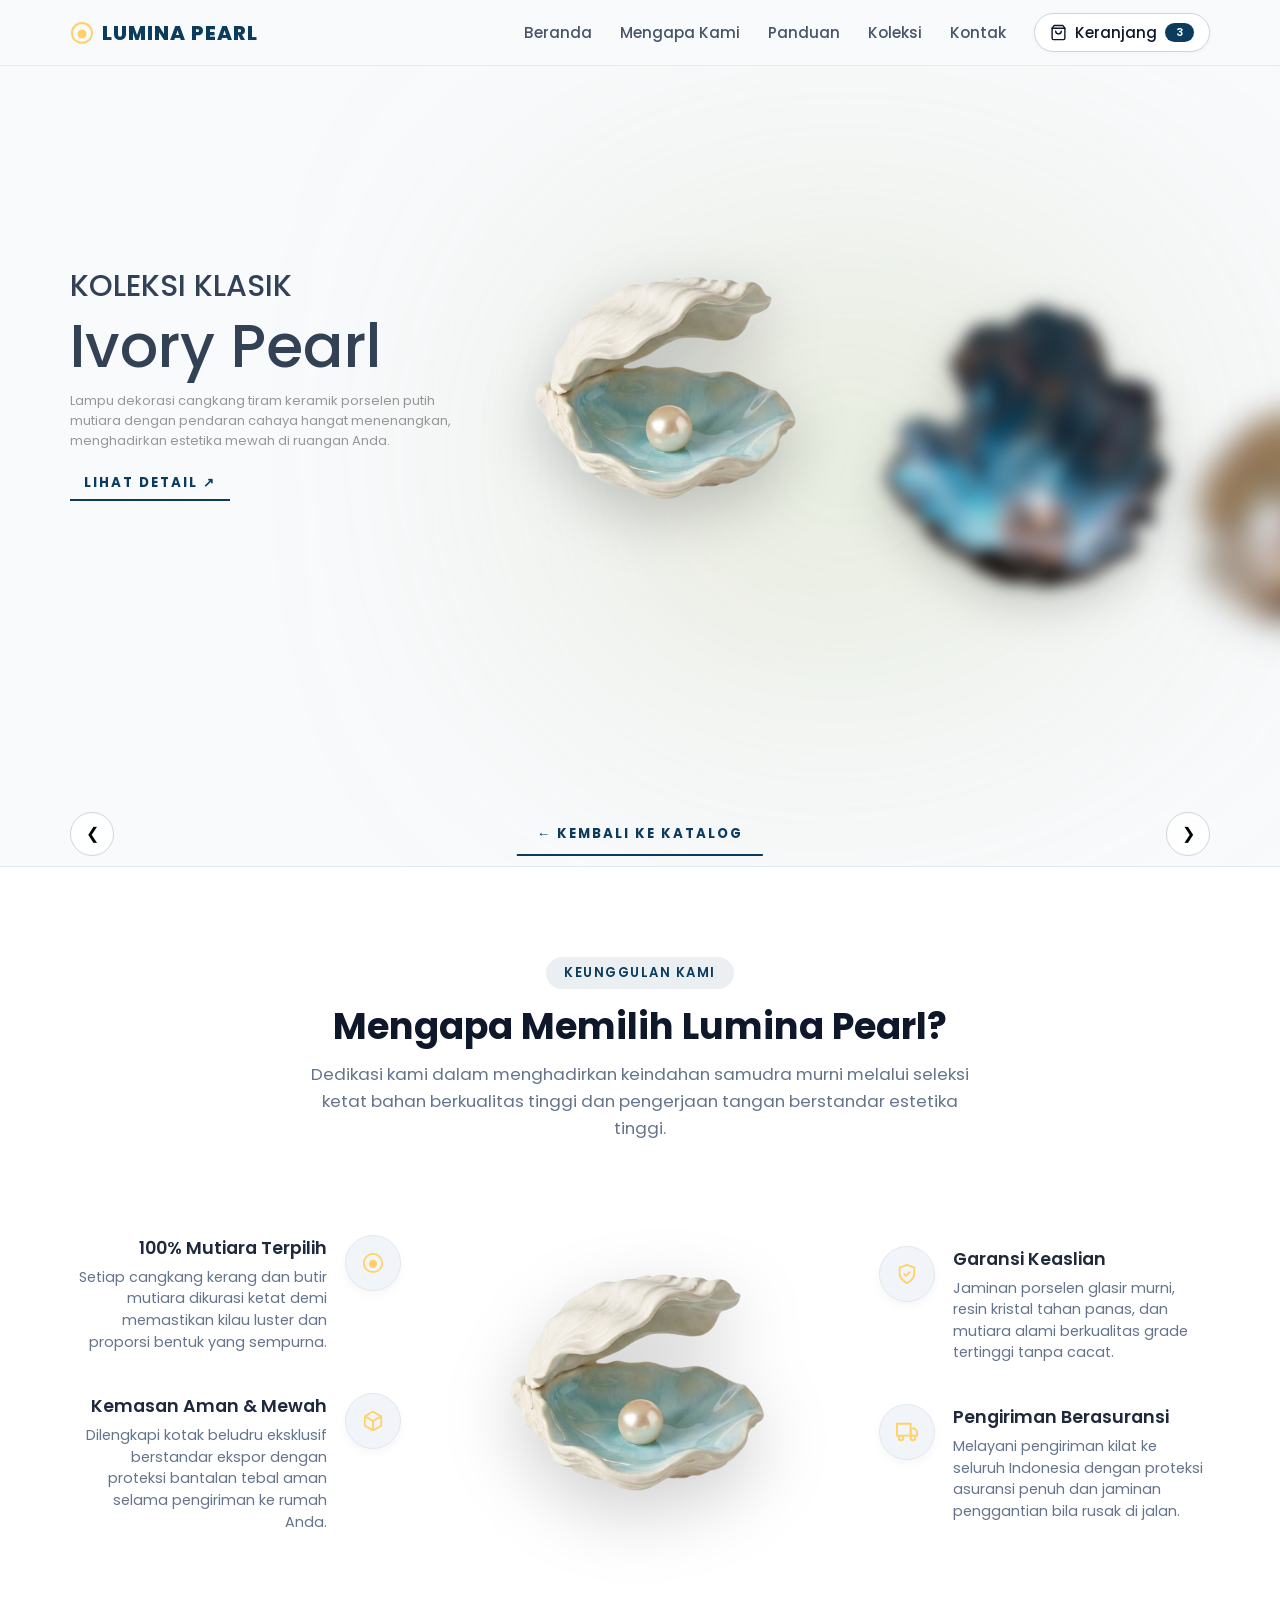
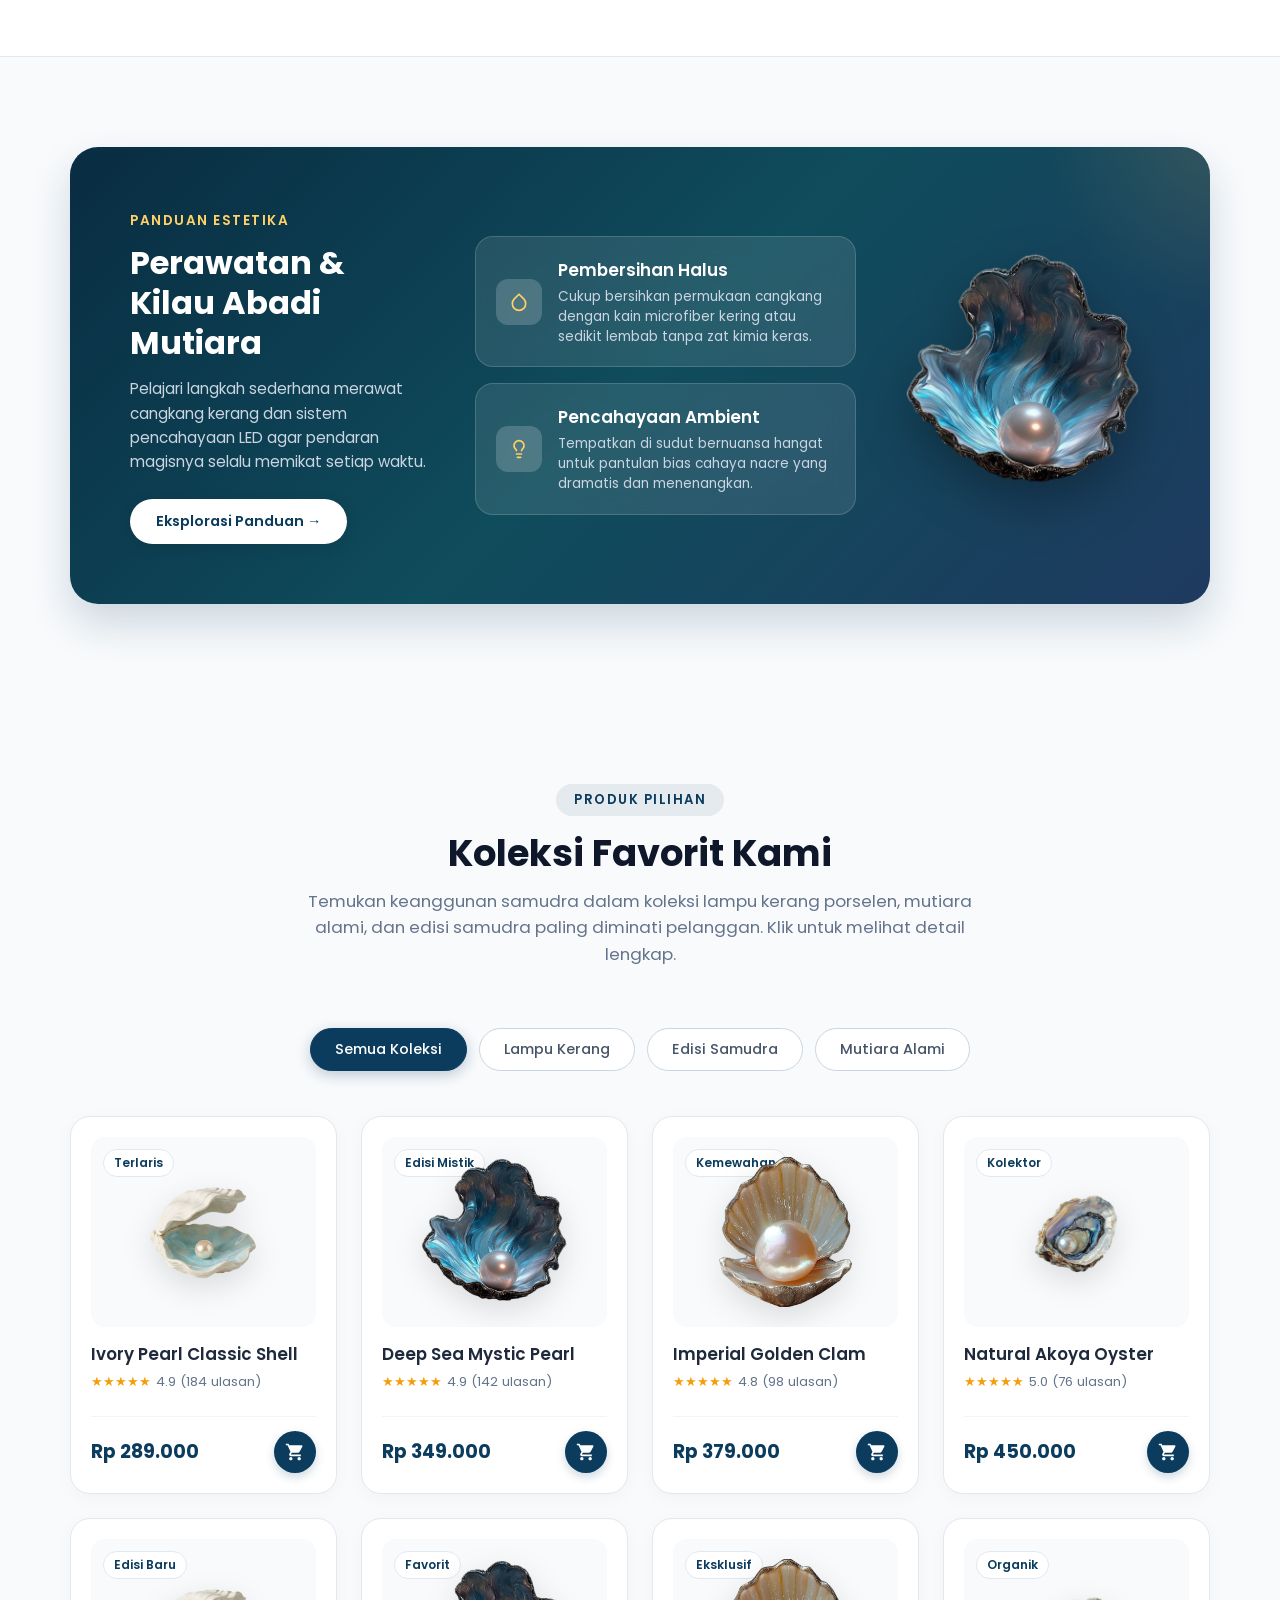
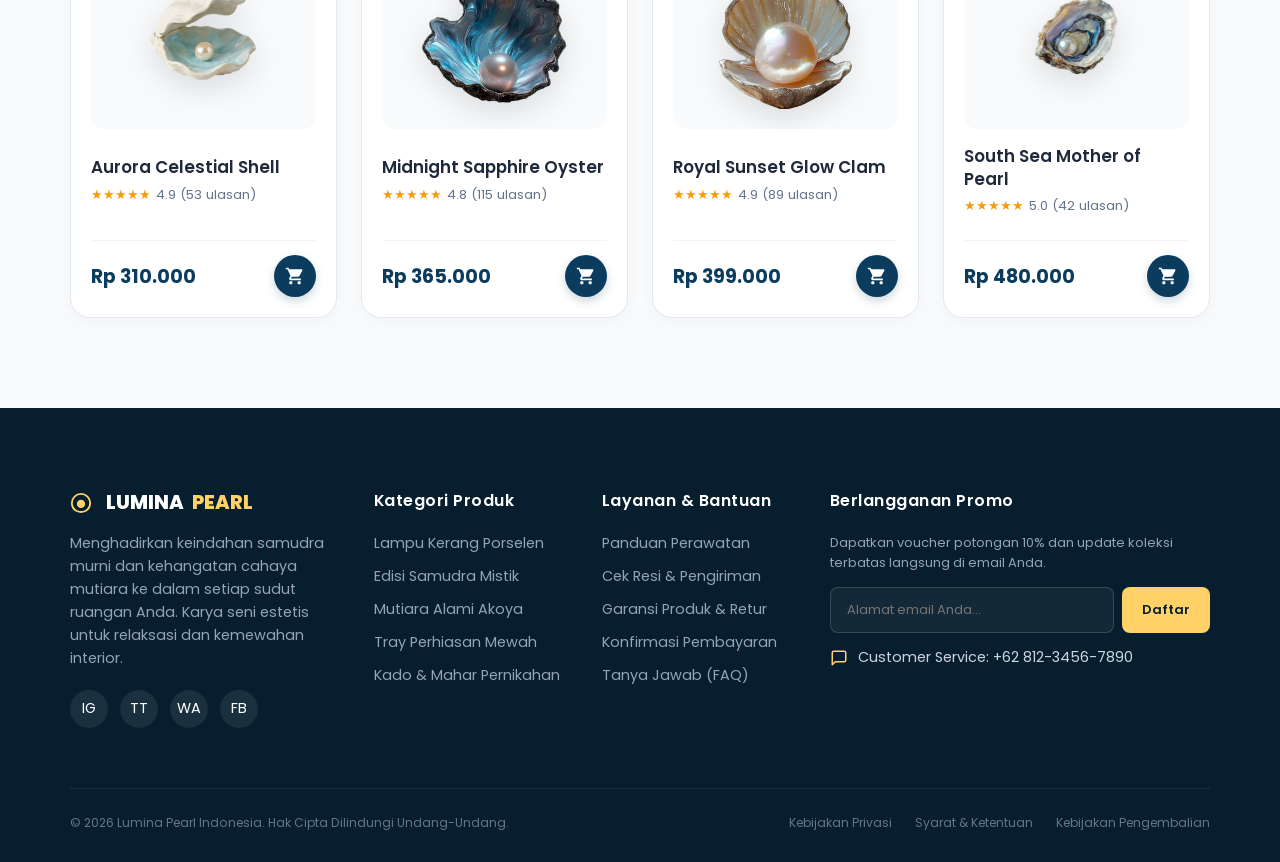
<file: index.html>
<!DOCTYPE html>
<html lang="id">

<head>
    <meta charset="UTF-8">
    <meta name="viewport" content="width=device-width, initial-scale=1.0">
    <title>Lumina Pearl - Exclusive Pearl Shell Collection</title>
    <link rel="stylesheet" href="style.css">
</head>

<body>

    <header>
        <div class="header-container">
            <a href="#" class="logo">
                <svg width="24" height="24" viewBox="0 0 24 24" fill="none" stroke="#ffd166" stroke-width="2" stroke-linecap="round" stroke-linejoin="round" class="logo-svg">
                    <path d="M12 2C6.5 2 2 6.5 2 12c0 4 2.5 7.5 6 9 1 .5 2 .8 4 .8s3-.3 4-.8c3.5-1.5 6-5 6-9 0-5.5-4.5-10-10-10z"></path>
                    <circle cx="12" cy="13" r="3.5" fill="#ffd166"></circle>
                </svg>
                <span>LUMINA PEARL</span>
            </a>
            <nav>
                <a href="#">Beranda</a>
                <a href="#tentang">Mengapa Kami</a>
                <a href="#panduan">Panduan</a>
                <a href="#koleksi">Koleksi</a>
                <a href="#kontak">Kontak</a>
                <a href="#koleksi" class="header-cart" id="headerCartBtn">
                    <svg width="17" height="17" viewBox="0 0 24 24" fill="none" stroke="currentColor" stroke-width="2" stroke-linecap="round" stroke-linejoin="round">
                        <path d="M6 2L3 6v14a2 2 0 0 0 2 2h14a2 2 0 0 0 2-2V6l-3-4z"></path>
                        <line x1="3" y1="6" x2="21" y2="6"></line>
                        <path d="M16 10a4 4 0 0 1-8 0"></path>
                    </svg>
                    <span>Keranjang</span>
                    <span class="cart-badge">0</span>
                </a>
            </nav>
        </div>
    </header>

    <!-- CAROUSEL SLIDER HERO SECTION -->
    <div class="carousel">
        <div class="list">

            <!-- Item 1 (Slot Antrean Kiri) -->
            <div class="item" data-id="4">
                <img src="images/pearl-natural.png" alt="Natural Akoya Oyster">
                <div class="introduce">
                    <div class="title">KARYA ALAMI</div>
                    <div class="topic">Natural Oyster</div>
                    <div class="des">
                        Keaslian cangkang tiram laut asli dengan lapisan nacre prismatik dan mutiara air laut alami
                        berharga estetika tinggi hasil mahakarya samudra tropis.
                    </div>
                    <button class="seeMore" data-product-id="4">LIHAT DETAIL &#8599;</button>
                </div>
                <div class="detail">
                    <div class="title">Natural Akoya Oyster</div>
                    <div class="des">
                        Terbentuk dari keajaiban alam samudra tanpa rekayasa. Cangkang tiram laut asli (Pinctada Maxima)
                        dengan lapisan nacre multi-warna yang membiaskan spektrum pelangi saat terkena cahaya. Di
                        dalamnya bertahta mutiara air laut dengan kilau luster spektakuler, menjadikannya benda koleksi
                        bernilai estetika tinggi, wadah cincin eksklusif, maupun aksen dekorasi alam samudra.
                    </div>
                    <div class="specifications">
                        <div>
                            <p>Material</p>
                            <p>Cangkang Alami</p>
                        </div>
                        <div>
                            <p>Mutiara</p>
                            <p>South Sea AAA</p>
                        </div>
                        <div>
                            <p>Asal</p>
                            <p>Laut Tropis</p>
                        </div>
                        <div>
                            <p>Kilau</p>
                            <p>High Luster</p>
                        </div>
                        <div>
                            <p>Keaslian</p>
                            <p>100% Organik</p>
                        </div>
                    </div>
                    <div class="checkout">
                        <button class="open-pdp-direct" data-product-id="4">DETAIL LENGKAP &#8599;</button>
                        <button class="add-to-cart-action" data-product-id="4">BELI SEKARANG</button>
                    </div>
                </div>
            </div>

            <!-- Item 2 (Slot Utama / Ditampilkan Pertama) -->
            <div class="item" data-id="1">
                <img src="images/pearl-white.png" alt="Ivory Pearl Shell">
                <div class="introduce">
                    <div class="title">KOLEKSI KLASIK</div>
                    <div class="topic">Ivory Pearl</div>
                    <div class="des">
                        Lampu dekorasi cangkang tiram keramik porselen putih mutiara dengan pendaran cahaya hangat
                        menenangkan, menghadirkan estetika mewah di ruangan Anda.
                    </div>
                    <button class="seeMore" data-product-id="1">LIHAT DETAIL &#8599;</button>
                </div>
                <div class="detail">
                    <div class="title">Ivory Pearl Shell</div>
                    <div class="des">
                        Mahakarya kerajinan tangan berbahan porselen glasir premium berbentuk tiram laut terbuka dengan
                        sentuhan gradasi biru laut lembut pada bagian dalamnya. Dilengkapi mutiara kristal berpendar
                        cahaya hangat nan menenangkan, sangat cocok sebagai lampu tidur elegan, nampan cincin perhiasan
                        berharga, maupun hiasan dekorasi interior berkelas.
                    </div>
                    <div class="specifications">
                        <div>
                            <p>Material</p>
                            <p>Porselen Glasir</p>
                        </div>
                        <div>
                            <p>Cahaya</p>
                            <p>Warm LED</p>
                        </div>
                        <div>
                            <p>Tipe Daya</p>
                            <p>USB Type-C</p>
                        </div>
                        <div>
                            <p>Ketahanan</p>
                            <p>8 - 10 Jam</p>
                        </div>
                        <div>
                            <p>Kontrol</p>
                            <p>Sensor Sentuh</p>
                        </div>
                    </div>
                    <div class="checkout">
                        <button class="open-pdp-direct" data-product-id="1">DETAIL LENGKAP &#8599;</button>
                        <button class="add-to-cart-action" data-product-id="1">BELI SEKARANG</button>
                    </div>
                </div>
            </div>

            <!-- Item 3 (Slot Preview Kanan 1) -->
            <div class="item" data-id="2">
                <img src="images/pearl-ocean.png" alt="Deep Sea Mystic Pearl">
                <div class="introduce">
                    <div class="title">EDISI SAMUDRA</div>
                    <div class="topic">Mystic Abyss</div>
                    <div class="des">
                        Pesona ombak laut dalam bernuansa biru safir dengan mutiara kristal bercahaya cyan bioluminescent
                        yang menghipnotis.
                    </div>
                    <button class="seeMore" data-product-id="2">LIHAT DETAIL &#8599;</button>
                </div>
                <div class="detail">
                    <div class="title">Deep Sea Mystic Pearl</div>
                    <div class="des">
                        Mengangkat keindahan misterius palung samudra terdalam, kerang artistik resin kristal ini
                        memancarkan alur ombak cair bergradasi biru safir dan abu-abu arang. Dipadukan dengan mutiara
                        bercahaya cyan bioluminescent yang menawan, menciptakan nuansa relaksasi yang dramatis dan
                        estetik untuk meja kerja maupun display ruang tamu Anda.
                    </div>
                    <div class="specifications">
                        <div>
                            <p>Material</p>
                            <p>Resin & Kristal</p>
                        </div>
                        <div>
                            <p>Cahaya</p>
                            <p>Oceanic Cyan</p>
                        </div>
                        <div>
                            <p>Tipe Daya</p>
                            <p>USB Fast Charge</p>
                        </div>
                        <div>
                            <p>Ketahanan</p>
                            <p>12 Jam</p>
                        </div>
                        <div>
                            <p>Fitur</p>
                            <p>Ambient Glow</p>
                        </div>
                    </div>
                    <div class="checkout">
                        <button class="open-pdp-direct" data-product-id="2">DETAIL LENGKAP &#8599;</button>
                        <button class="add-to-cart-action" data-product-id="2">BELI SEKARANG</button>
                    </div>
                </div>
            </div>

            <!-- Item 4 (Slot Preview Kanan 2) -->
            <div class="item" data-id="3">
                <img src="images/pearl-gold.png" alt="Imperial Golden Clam">
                <div class="introduce">
                    <div class="title">KEMEWAHAN EMAS</div>
                    <div class="topic">Royal Golden</div>
                    <div class="des">
                        Cangkang kerang vertikal berhias aksen glitter emas mewah dengan mutiara berona champagne sunset
                        yang memancarkan kilau glamor.
                    </div>
                    <button class="seeMore" data-product-id="3">LIHAT DETAIL &#8599;</button>
                </div>
                <div class="detail">
                    <div class="title">Imperial Golden Clam</div>
                    <div class="des">
                        Lambang kemewahan dan keanggunan istana. Cangkang kerang berdiri berhiaskan tepian glitter emas
                        berkilau yang membingkai mutiara bulat besar dengan pantulan warna sunset champagne. Dirancang
                        presisi untuk menghadirkan sentuhan megah, kemilau mewah, dan kehangatan di setiap sudut ruangan
                        Anda.
                    </div>
                    <div class="specifications">
                        <div>
                            <p>Material</p>
                            <p>Keramik & Emas</p>
                        </div>
                        <div>
                            <p>Cahaya</p>
                            <p>Sunset Glow</p>
                        </div>
                        <div>
                            <p>Tipe Daya</p>
                            <p>Baterai 1200mAh</p>
                        </div>
                        <div>
                            <p>Ketahanan</p>
                            <p>10 Jam</p>
                        </div>
                        <div>
                            <p>Finishing</p>
                            <p>Glitter Trim</p>
                        </div>
                    </div>
                    <div class="checkout">
                        <button class="open-pdp-direct" data-product-id="3">DETAIL LENGKAP &#8599;</button>
                        <button class="add-to-cart-action" data-product-id="3">BELI SEKARANG</button>
                    </div>
                </div>
            </div>

        </div>

        <div class="arrows">
            <button id="prev" title="Sebelumnya">&#10094;</button>
            <button id="next" title="Selanjutnya">&#10095;</button>
            <button id="back">&#8592; KEMBALI KE KATALOG</button>
        </div>
    </div>

    <!-- =======================================================
     SECTION 1: MENGAPA MEMILIH LUMINA PEARL (WHY CHOOSE US)
     ======================================================= -->
    <section class="section why-us-section" id="tentang">
        <div class="container">
            <div class="section-header">
                <span class="section-badge">Keunggulan Kami</span>
                <h2 class="section-title">Mengapa Memilih Lumina Pearl?</h2>
                <p class="section-subtitle">Dedikasi kami dalam menghadirkan keindahan samudra murni melalui seleksi
                    ketat bahan berkualitas tinggi dan pengerjaan tangan berstandar estetika tinggi.</p>
            </div>

            <div class="why-us-grid">
                <!-- Kolom Kiri -->
                <div class="why-col">
                    <div class="why-card align-right">
                        <div class="why-icon">
                            <svg width="22" height="22" viewBox="0 0 24 24" fill="none" stroke="#ffd166" stroke-width="2" stroke-linecap="round" stroke-linejoin="round">
                                <path d="M12 2C6.5 2 2 6.5 2 12c0 4 2.5 7.5 6 9 1 .5 2 .8 4 .8s3-.3 4-.8c3.5-1.5 6-5 6-9 0-5.5-4.5-10-10-10z"></path>
                                <circle cx="12" cy="13" r="3.5" fill="#ffd166"></circle>
                            </svg>
                        </div>
                        <div class="why-text">
                            <h4>100% Mutiara Terpilih</h4>
                            <p>Setiap cangkang kerang dan butir mutiara dikurasi ketat demi memastikan kilau luster dan
                                proporsi bentuk yang sempurna.</p>
                        </div>
                    </div>
                    <div class="why-card align-right">
                        <div class="why-icon">
                            <svg width="22" height="22" viewBox="0 0 24 24" fill="none" stroke="#ffd166" stroke-width="2" stroke-linecap="round" stroke-linejoin="round">
                                <path d="M21 16V8a2 2 0 0 0-1-1.73l-7-4a2 2 0 0 0-2 0l-7 4A2 2 0 0 0 3 8v8a2 2 0 0 0 1 1.73l7 4a2 2 0 0 0 2 0l7-4A2 2 0 0 0 21 16z"></path>
                                <polyline points="3.27 6.96 12 12.01 20.73 6.96"></polyline>
                                <line x1="12" y1="22.08" x2="12" y2="12"></line>
                            </svg>
                        </div>
                        <div class="why-text">
                            <h4>Kemasan Aman & Mewah</h4>
                            <p>Dilengkapi kotak beludru eksklusif berstandar ekspor dengan proteksi bantalan tebal aman
                                selama pengiriman ke rumah Anda.</p>
                        </div>
                    </div>
                </div>

                <!-- Visual Tengah (Centerpiece) -->
                <div class="why-center-visual">
                    <img src="images/pearl-white.png" alt="Lumina Pearl Centerpiece">
                </div>

                <!-- Kolom Kanan -->
                <div class="why-col">
                    <div class="why-card">
                        <div class="why-icon">
                            <svg width="22" height="22" viewBox="0 0 24 24" fill="none" stroke="#ffd166" stroke-width="2" stroke-linecap="round" stroke-linejoin="round">
                                <path d="M12 22s8-4 8-10V5l-8-3-8 3v7c0 6 8 10 8 10z"></path>
                                <polyline points="9 12 11 14 15 10"></polyline>
                            </svg>
                        </div>
                        <div class="why-text">
                            <h4>Garansi Keaslian</h4>
                            <p>Jaminan porselen glasir murni, resin kristal tahan panas, dan mutiara alami berkualitas
                                grade tertinggi tanpa cacat.</p>
                        </div>
                    </div>
                    <div class="why-card">
                        <div class="why-icon">
                            <svg width="22" height="22" viewBox="0 0 24 24" fill="none" stroke="#ffd166" stroke-width="2" stroke-linecap="round" stroke-linejoin="round">
                                <rect x="1" y="3" width="15" height="13"></rect>
                                <polygon points="16 8 20 8 23 11 23 16 16 16 16 8"></polygon>
                                <circle cx="5.5" cy="18.5" r="2.5"></circle>
                                <circle cx="18.5" cy="18.5" r="2.5"></circle>
                            </svg>
                        </div>
                        <div class="why-text">
                            <h4>Pengiriman Berasuransi</h4>
                            <p>Melayani pengiriman kilat ke seluruh Indonesia dengan proteksi asuransi penuh dan jaminan
                                penggantian bila rusak di jalan.</p>
                        </div>
                    </div>
                </div>
            </div>
        </div>
    </section>

    <!-- =======================================================
     SECTION 2: HIGHLIGHT BANNER (GUIDE & CARE)
     ======================================================= -->
    <section class="section" id="panduan">
        <div class="container">
            <div class="guide-banner">
                <!-- Info Kiri -->
                <div class="guide-banner-info">
                    <span class="banner-tag">Panduan Estetika</span>
                    <h3>Perawatan & Kilau Abadi Mutiara</h3>
                    <p>Pelajari langkah sederhana merawat cangkang kerang dan sistem pencahayaan LED agar pendaran
                        magisnya selalu memikat setiap waktu.</p>
                    <a href="#koleksi" class="guide-btn">Eksplorasi Panduan &rarr;</a>
                </div>

                <!-- Mini Cards Tengah -->
                <div class="guide-cards-col">
                    <div class="guide-mini-card">
                        <div class="mini-icon">
                            <svg width="20" height="20" viewBox="0 0 24 24" fill="none" stroke="#ffd166" stroke-width="2" stroke-linecap="round" stroke-linejoin="round">
                                <path d="M12 2.69l5.66 5.66a8 8 0 1 1-11.31 0z"></path>
                            </svg>
                        </div>
                        <div>
                            <h5>Pembersihan Halus</h5>
                            <p>Cukup bersihkan permukaan cangkang dengan kain microfiber kering atau sedikit lembab
                                tanpa zat kimia keras.</p>
                        </div>
                    </div>
                    <div class="guide-mini-card">
                        <div class="mini-icon">
                            <svg width="20" height="20" viewBox="0 0 24 24" fill="none" stroke="#ffd166" stroke-width="2" stroke-linecap="round" stroke-linejoin="round">
                                <line x1="9" y1="18" x2="15" y2="18"></line>
                                <line x1="10" y1="22" x2="14" y2="22"></line>
                                <path d="M15.09 14c.18-.98.65-1.74 1.41-2.5A4.65 4.65 0 0 0 18 8 6 6 0 0 0 6 8c0 1 .23 2.23 1.5 3.5.76.76 1.23 1.52 1.41 2.5"></path>
                            </svg>
                        </div>
                        <div>
                            <h5>Pencahayaan Ambient</h5>
                            <p>Tempatkan di sudut bernuansa hangat untuk pantulan bias cahaya nacre yang dramatis dan
                                menenangkan.</p>
                        </div>
                    </div>
                </div>

                <!-- Visual Kanan -->
                <div class="guide-visual">
                    <img src="images/pearl-ocean.png" alt="Perawatan Mutiara Samudra">
                </div>
            </div>
        </div>
    </section>

    <!-- =======================================================
     SECTION 3: KOLEKSI FAVORIT KAMI (PRODUCT GRID)
     ======================================================= -->
    <section class="section" id="koleksi" style="background-color: #f8fafc;">
        <div class="container">
            <div class="section-header">
                <span class="section-badge">Produk Pilihan</span>
                <h2 class="section-title">Koleksi Favorit Kami</h2>
                <p class="section-subtitle">Temukan keanggunan samudra dalam koleksi lampu kerang porselen, mutiara
                    alami, dan edisi samudra paling diminati pelanggan. Klik untuk melihat detail lengkap.</p>
            </div>

            <!-- Filter Tabs -->
            <div class="filter-tabs">
                <button class="filter-btn active" data-filter="all">Semua Koleksi</button>
                <button class="filter-btn" data-filter="lampu">Lampu Kerang</button>
                <button class="filter-btn" data-filter="samudra">Edisi Samudra</button>
                <button class="filter-btn" data-filter="alami">Mutiara Alami</button>
            </div>

            <!-- Product Grid (8 Cards) -->
            <div class="products-grid">

                <!-- Card 1 -->
                <div class="product-card" data-category="lampu" data-id="1">
                    <div class="product-img-wrap">
                        <span class="badge-category">Terlaris</span>
                        <img src="images/pearl-white.png" alt="Ivory Pearl Classic Shell">
                    </div>
                    <div class="product-info">
                        <h4>Ivory Pearl Classic Shell</h4>
                        <div class="product-rating">
                            <span class="stars">&#9733;&#9733;&#9733;&#9733;&#9733;</span>
                            <span>4.9 (184 ulasan)</span>
                        </div>
                    </div>
                    <div class="product-bottom">
                        <div class="product-price">Rp 289.000</div>
                        <button class="add-cart-btn" title="Tambah ke Keranjang">
                            <svg viewBox="0 0 24 24">
                                <path
                                    d="M7 18c-1.1 0-1.99.9-1.99 2S5.9 22 7 22s2-.9 2-2-.9-2-2-2zM1 2v2h2l3.6 7.59-1.35 2.45c-.16.28-.25.61-.25.96 0 1.1.9 2 2 2h12v-2H7.42c-.14 0-.25-.11-.25-.25l.03-.12.9-1.63h7.45c.75 0 1.41-.41 1.75-1.03l3.58-6.49c.08-.14.12-.31.12-.48 0-.55-.45-1-1-1H5.21l-.94-2H1zm16 16c-1.1 0-1.99.9-1.99 2s.89 2 1.99 2 2-.9 2-2-.9-2-2-2z" />
                            </svg>
                        </button>
                    </div>
                </div>

                <!-- Card 2 -->
                <div class="product-card" data-category="samudra" data-id="2">
                    <div class="product-img-wrap">
                        <span class="badge-category">Edisi Mistik</span>
                        <img src="images/pearl-ocean.png" alt="Deep Sea Mystic Pearl">
                    </div>
                    <div class="product-info">
                        <h4>Deep Sea Mystic Pearl</h4>
                        <div class="product-rating">
                            <span class="stars">&#9733;&#9733;&#9733;&#9733;&#9733;</span>
                            <span>4.9 (142 ulasan)</span>
                        </div>
                    </div>
                    <div class="product-bottom">
                        <div class="product-price">Rp 349.000</div>
                        <button class="add-cart-btn" title="Tambah ke Keranjang">
                            <svg viewBox="0 0 24 24">
                                <path
                                    d="M7 18c-1.1 0-1.99.9-1.99 2S5.9 22 7 22s2-.9 2-2-.9-2-2-2zM1 2v2h2l3.6 7.59-1.35 2.45c-.16.28-.25.61-.25.96 0 1.1.9 2 2 2h12v-2H7.42c-.14 0-.25-.11-.25-.25l.03-.12.9-1.63h7.45c.75 0 1.41-.41 1.75-1.03l3.58-6.49c.08-.14.12-.31.12-.48 0-.55-.45-1-1-1H5.21l-.94-2H1zm16 16c-1.1 0-1.99.9-1.99 2s.89 2 1.99 2 2-.9 2-2-.9-2-2-2z" />
                            </svg>
                        </button>
                    </div>
                </div>

                <!-- Card 3 -->
                <div class="product-card" data-category="lampu" data-id="3">
                    <div class="product-img-wrap">
                        <span class="badge-category">Kemewahan</span>
                        <img src="images/pearl-gold.png" alt="Imperial Golden Clam">
                    </div>
                    <div class="product-info">
                        <h4>Imperial Golden Clam</h4>
                        <div class="product-rating">
                            <span class="stars">&#9733;&#9733;&#9733;&#9733;&#9733;</span>
                            <span>4.8 (98 ulasan)</span>
                        </div>
                    </div>
                    <div class="product-bottom">
                        <div class="product-price">Rp 379.000</div>
                        <button class="add-cart-btn" title="Tambah ke Keranjang">
                            <svg viewBox="0 0 24 24">
                                <path
                                    d="M7 18c-1.1 0-1.99.9-1.99 2S5.9 22 7 22s2-.9 2-2-.9-2-2-2zM1 2v2h2l3.6 7.59-1.35 2.45c-.16.28-.25.61-.25.96 0 1.1.9 2 2 2h12v-2H7.42c-.14 0-.25-.11-.25-.25l.03-.12.9-1.63h7.45c.75 0 1.41-.41 1.75-1.03l3.58-6.49c.08-.14.12-.31.12-.48 0-.55-.45-1-1-1H5.21l-.94-2H1zm16 16c-1.1 0-1.99.9-1.99 2s.89 2 1.99 2 2-.9 2-2-.9-2-2-2z" />
                            </svg>
                        </button>
                    </div>
                </div>

                <!-- Card 4 -->
                <div class="product-card" data-category="alami" data-id="4">
                    <div class="product-img-wrap">
                        <span class="badge-category">Kolektor</span>
                        <img src="images/pearl-natural.png" alt="Natural Akoya Oyster">
                    </div>
                    <div class="product-info">
                        <h4>Natural Akoya Oyster</h4>
                        <div class="product-rating">
                            <span class="stars">&#9733;&#9733;&#9733;&#9733;&#9733;</span>
                            <span>5.0 (76 ulasan)</span>
                        </div>
                    </div>
                    <div class="product-bottom">
                        <div class="product-price">Rp 450.000</div>
                        <button class="add-cart-btn" title="Tambah ke Keranjang">
                            <svg viewBox="0 0 24 24">
                                <path
                                    d="M7 18c-1.1 0-1.99.9-1.99 2S5.9 22 7 22s2-.9 2-2-.9-2-2-2zM1 2v2h2l3.6 7.59-1.35 2.45c-.16.28-.25.61-.25.96 0 1.1.9 2 2 2h12v-2H7.42c-.14 0-.25-.11-.25-.25l.03-.12.9-1.63h7.45c.75 0 1.41-.41 1.75-1.03l3.58-6.49c.08-.14.12-.31.12-.48 0-.55-.45-1-1-1H5.21l-.94-2H1zm16 16c-1.1 0-1.99.9-1.99 2s.89 2 1.99 2 2-.9 2-2-.9-2-2-2z" />
                            </svg>
                        </button>
                    </div>
                </div>

                <!-- Card 5 -->
                <div class="product-card" data-category="lampu" data-id="5">
                    <div class="product-img-wrap">
                        <span class="badge-category">Edisi Baru</span>
                        <img src="images/pearl-white.png" alt="Aurora Celestial Shell">
                    </div>
                    <div class="product-info">
                        <h4>Aurora Celestial Shell</h4>
                        <div class="product-rating">
                            <span class="stars">&#9733;&#9733;&#9733;&#9733;&#9733;</span>
                            <span>4.9 (53 ulasan)</span>
                        </div>
                    </div>
                    <div class="product-bottom">
                        <div class="product-price">Rp 310.000</div>
                        <button class="add-cart-btn" title="Tambah ke Keranjang">
                            <svg viewBox="0 0 24 24">
                                <path
                                    d="M7 18c-1.1 0-1.99.9-1.99 2S5.9 22 7 22s2-.9 2-2-.9-2-2-2zM1 2v2h2l3.6 7.59-1.35 2.45c-.16.28-.25.61-.25.96 0 1.1.9 2 2 2h12v-2H7.42c-.14 0-.25-.11-.25-.25l.03-.12.9-1.63h7.45c.75 0 1.41-.41 1.75-1.03l3.58-6.49c.08-.14.12-.31.12-.48 0-.55-.45-1-1-1H5.21l-.94-2H1zm16 16c-1.1 0-1.99.9-1.99 2s.89 2 1.99 2 2-.9 2-2-.9-2-2-2z" />
                            </svg>
                        </button>
                    </div>
                </div>

                <!-- Card 6 -->
                <div class="product-card" data-category="samudra" data-id="6">
                    <div class="product-img-wrap">
                        <span class="badge-category">Favorit</span>
                        <img src="images/pearl-ocean.png" alt="Midnight Sapphire Oyster">
                    </div>
                    <div class="product-info">
                        <h4>Midnight Sapphire Oyster</h4>
                        <div class="product-rating">
                            <span class="stars">&#9733;&#9733;&#9733;&#9733;&#9733;</span>
                            <span>4.8 (115 ulasan)</span>
                        </div>
                    </div>
                    <div class="product-bottom">
                        <div class="product-price">Rp 365.000</div>
                        <button class="add-cart-btn" title="Tambah ke Keranjang">
                            <svg viewBox="0 0 24 24">
                                <path
                                    d="M7 18c-1.1 0-1.99.9-1.99 2S5.9 22 7 22s2-.9 2-2-.9-2-2-2zM1 2v2h2l3.6 7.59-1.35 2.45c-.16.28-.25.61-.25.96 0 1.1.9 2 2 2h12v-2H7.42c-.14 0-.25-.11-.25-.25l.03-.12.9-1.63h7.45c.75 0 1.41-.41 1.75-1.03l3.58-6.49c.08-.14.12-.31.12-.48 0-.55-.45-1-1-1H5.21l-.94-2H1zm16 16c-1.1 0-1.99.9-1.99 2s.89 2 1.99 2 2-.9 2-2-.9-2-2-2z" />
                            </svg>
                        </button>
                    </div>
                </div>

                <!-- Card 7 -->
                <div class="product-card" data-category="lampu" data-id="7">
                    <div class="product-img-wrap">
                        <span class="badge-category">Eksklusif</span>
                        <img src="images/pearl-gold.png" alt="Royal Sunset Glow Clam">
                    </div>
                    <div class="product-info">
                        <h4>Royal Sunset Glow Clam</h4>
                        <div class="product-rating">
                            <span class="stars">&#9733;&#9733;&#9733;&#9733;&#9733;</span>
                            <span>4.9 (89 ulasan)</span>
                        </div>
                    </div>
                    <div class="product-bottom">
                        <div class="product-price">Rp 399.000</div>
                        <button class="add-cart-btn" title="Tambah ke Keranjang">
                            <svg viewBox="0 0 24 24">
                                <path
                                    d="M7 18c-1.1 0-1.99.9-1.99 2S5.9 22 7 22s2-.9 2-2-.9-2-2-2zM1 2v2h2l3.6 7.59-1.35 2.45c-.16.28-.25.61-.25.96 0 1.1.9 2 2 2h12v-2H7.42c-.14 0-.25-.11-.25-.25l.03-.12.9-1.63h7.45c.75 0 1.41-.41 1.75-1.03l3.58-6.49c.08-.14.12-.31.12-.48 0-.55-.45-1-1-1H5.21l-.94-2H1zm16 16c-1.1 0-1.99.9-1.99 2s.89 2 1.99 2 2-.9 2-2-.9-2-2-2z" />
                            </svg>
                        </button>
                    </div>
                </div>

                <!-- Card 8 -->
                <div class="product-card" data-category="alami" data-id="8">
                    <div class="product-img-wrap">
                        <span class="badge-category">Organik</span>
                        <img src="images/pearl-natural.png" alt="South Sea Mother of Pearl">
                    </div>
                    <div class="product-info">
                        <h4>South Sea Mother of Pearl</h4>
                        <div class="product-rating">
                            <span class="stars">&#9733;&#9733;&#9733;&#9733;&#9733;</span>
                            <span>5.0 (42 ulasan)</span>
                        </div>
                    </div>
                    <div class="product-bottom">
                        <div class="product-price">Rp 480.000</div>
                        <button class="add-cart-btn" title="Tambah ke Keranjang">
                            <svg viewBox="0 0 24 24">
                                <path
                                    d="M7 18c-1.1 0-1.99.9-1.99 2S5.9 22 7 22s2-.9 2-2-.9-2-2-2zM1 2v2h2l3.6 7.59-1.35 2.45c-.16.28-.25.61-.25.96 0 1.1.9 2 2 2h12v-2H7.42c-.14 0-.25-.11-.25-.25l.03-.12.9-1.63h7.45c.75 0 1.41-.41 1.75-1.03l3.58-6.49c.08-.14.12-.31.12-.48 0-.55-.45-1-1-1H5.21l-.94-2H1zm16 16c-1.1 0-1.99.9-1.99 2s.89 2 1.99 2 2-.9 2-2-.9-2-2-2z" />
                            </svg>
                        </button>
                    </div>
                </div>

            </div>
        </div>
    </section>

    <!-- =======================================================
     SECTION 4: FOOTER RESMI & ELEGAN (FOOTER SECTION)
     ======================================================= -->
    <footer class="site-footer" id="kontak">
        <div class="container">
            <div class="footer-grid">
                <!-- Kolom 1: Profil Brand -->
                <div class="footer-col">
                    <div class="footer-logo">
                        <svg width="22" height="22" viewBox="0 0 24 24" fill="none" stroke="#ffd166" stroke-width="2" stroke-linecap="round" stroke-linejoin="round" style="vertical-align: middle; margin-right: 6px;">
                            <path d="M12 2C6.5 2 2 6.5 2 12c0 4 2.5 7.5 6 9 1 .5 2 .8 4 .8s3-.3 4-.8c3.5-1.5 6-5 6-9 0-5.5-4.5-10-10-10z"></path>
                            <circle cx="12" cy="13" r="3.5" fill="#ffd166"></circle>
                        </svg>
                        LUMINA <span>PEARL</span>
                    </div>
                    <p class="footer-about">
                        Menghadirkan keindahan samudra murni dan kehangatan cahaya mutiara ke dalam setiap sudut ruangan
                        Anda. Karya seni estetis untuk relaksasi dan kemewahan interior.
                    </p>
                    <div class="footer-socials">
                        <a href="#" class="social-icon" title="Instagram">IG</a>
                        <a href="#" class="social-icon" title="TikTok">TT</a>
                        <a href="#" class="social-icon" title="WhatsApp">WA</a>
                        <a href="#" class="social-icon" title="Facebook">FB</a>
                    </div>
                </div>

                <!-- Kolom 2: Kategori Produk -->
                <div class="footer-col">
                    <h4>Kategori Produk</h4>
                    <ul class="footer-links">
                        <li><a href="#koleksi">Lampu Kerang Porselen</a></li>
                        <li><a href="#koleksi">Edisi Samudra Mistik</a></li>
                        <li><a href="#koleksi">Mutiara Alami Akoya</a></li>
                        <li><a href="#koleksi">Tray Perhiasan Mewah</a></li>
                        <li><a href="#koleksi">Kado & Mahar Pernikahan</a></li>
                    </ul>
                </div>

                <!-- Kolom 3: Layanan Pelanggan -->
                <div class="footer-col">
                    <h4>Layanan & Bantuan</h4>
                    <ul class="footer-links">
                        <li><a href="#panduan">Panduan Perawatan</a></li>
                        <li><a href="#">Cek Resi & Pengiriman</a></li>
                        <li><a href="#">Garansi Produk & Retur</a></li>
                        <li><a href="#">Konfirmasi Pembayaran</a></li>
                        <li><a href="#">Tanya Jawab (FAQ)</a></li>
                    </ul>
                </div>

                <!-- Kolom 4: Newsletter & Kontak -->
                <div class="footer-col">
                    <h4>Berlangganan Promo</h4>
                    <p style="color: #94a3b8; font-size: 0.9em; margin-bottom: 12px;">
                        Dapatkan voucher potongan 10% dan update koleksi terbatas langsung di email Anda.
                    </p>
                    <form class="newsletter-form">
                        <input type="email" placeholder="Alamat email Anda..." class="newsletter-input" required>
                        <button type="submit" class="newsletter-btn">Daftar</button>
                    </form>
                    <div class="footer-contact-item">
                        <svg width="18" height="18" viewBox="0 0 24 24" fill="none" stroke="#ffd166" stroke-width="2" stroke-linecap="round" stroke-linejoin="round" style="flex-shrink: 0;">
                            <path d="M21 15a2 2 0 0 1-2 2H7l-4 4V5a2 2 0 0 1 2-2h14a2 2 0 0 1 2 2z"></path>
                        </svg>
                        <span>Customer Service: +62 812-3456-7890</span>
                    </div>
                </div>
            </div>

            <!-- Footer Bottom -->
            <div class="footer-bottom">
                <div>
                    &copy; 2026 Lumina Pearl Indonesia. Hak Cipta Dilindungi Undang-Undang.
                </div>
                <div class="footer-bottom-links">
                    <a href="#">Kebijakan Privasi</a>
                    <a href="#">Syarat & Ketentuan</a>
                    <a href="#">Kebijakan Pengembalian</a>
                </div>
            </div>
        </div>
    </footer>

    <script src="script.js"></script>
</body>

</html>
</file>
<file: style.css>
@import url('https://fonts.googleapis.com/css2?family=Poppins:wght@300;400;500;600;700;800&display=swap');
html{
    scroll-behavior: smooth;
}
body{
    margin: 0;
    background-color: #F8FAFC;
    font-family: 'Poppins', sans-serif;
    color: #334155;
}
:root{
    --item1-transform: translateX(-100%) translateY(-5%) scale(1.5);
    --item1-filter: blur(30px);
    --item1-zIndex: 11;
    --item1-opacity: 0;

    --item2-transform: translateX(0);
    --item2-filter: blur(0px);
    --item2-zIndex: 10;
    --item2-opacity: 1;

    --item3-transform: translate(50%,10%) scale(0.8);
    --item3-filter: blur(10px);
    --item3-zIndex: 9;
    --item3-opacity: 1;

    --item4-transform: translate(90%,20%) scale(0.5);
    --item4-filter: blur(30px);
    --item4-zIndex: 8;
    --item4-opacity: 1;
    
    --item5-transform: translate(120%,30%) scale(0.3);
    --item5-filter: blur(40px);
    --item5-zIndex: 7;
    --item5-opacity: 0;
}
header{
    position: sticky;
    top: 0;
    z-index: 999;
    width: 100%;
    background: rgba(248, 250, 252, 0.92);
    backdrop-filter: blur(14px);
    border-bottom: 1px solid rgba(226, 232, 240, 0.8);
    box-sizing: border-box;
}
.header-container{
    width: 1140px;
    max-width: 90%;
    height: 65px;
    display: flex;
    justify-content: space-between;
    align-items: center;
    margin: auto;
}
.header-container .logo{
    font-weight: 800;
    font-size: 1.25em;
    letter-spacing: 1px;
    color: #0b3c5d;
    text-decoration: none;
    display: flex;
    align-items: center;
    gap: 8px;
}
.header-container nav{
    display: flex;
    align-items: center;
}
.header-container nav a{
    margin-left: 28px;
    text-decoration: none;
    color: #475569;
    font-weight: 500;
    font-size: 0.95em;
    transition: color 0.3s;
}
.header-container nav a:hover{
    color: #0b3c5d;
}
.header-cart{
    display: inline-flex;
    align-items: center;
    gap: 8px;
    background: #ffffff;
    color: #0f172a !important;
    padding: 7px 15px;
    border-radius: 20px;
    border: 1px solid #cbd5e1;
    font-weight: 500 !important;
    font-size: 0.88em;
    margin-left: 22px;
    box-shadow: 0 1px 4px rgba(0, 0, 0, 0.04);
    transition: all 0.25s ease;
    cursor: pointer;
    text-decoration: none;
}
.header-cart:hover{
    border-color: #0b3c5d;
    background: #f8fafc;
    color: #0b3c5d !important;
    box-shadow: 0 4px 12px rgba(11, 60, 93, 0.12);
}
.header-cart svg{
    color: #0f172a;
    transition: color 0.2s;
}
.header-cart:hover svg{
    color: #0b3c5d;
}
.cart-badge{
    background: #0b3c5d;
    color: #ffffff;
    font-size: 0.74em;
    min-width: 19px;
    height: 19px;
    padding: 0 5px;
    border-radius: 10px;
    font-weight: 600;
    display: inline-flex;
    align-items: center;
    justify-content: center;
    line-height: 1;
    transition: transform 0.25s ease;
}

/* carousel */
.carousel{
    position: relative;
    height: 800px;
    overflow: hidden;
    margin-top: 0;
}
.carousel .list{
    position: absolute;
    width: 1140px;
    max-width: 90%;
    height: 80%;
    left: 50%;
    transform: translateX(-50%);
}
.carousel .list .item{
    position: absolute;
    left: 0%;
    width: 70%;
    height: 100%;
    font-size: 15px;
    transition: left 0.5s, opacity 0.5s, width 0.5s;
}
.carousel .list .item:nth-child(n + 6){
    opacity: 0;
}
.carousel .list .item:nth-child(2){
    z-index: 10;
    transform: translateX(0);
}
.carousel .list .item img{
    width: 46%;
    max-height: 480px;
    object-fit: contain;
    position: absolute;
    right: 2%;
    top: 50%;
    transform: translateY(-50%);
    transition: right 1.5s;
    filter: drop-shadow(0 20px 30px rgba(0, 0, 0, 0.2));
}

.carousel .list .item .introduce{
    opacity: 0;
    pointer-events: none;
}
.carousel .list .item:nth-child(2) .introduce{
    opacity: 1;
    pointer-events: auto;
    width: 400px;
    position: absolute;
    top: 50%;
    transform:  translateY(-50%);
    transition: opacity 0.5s;
}
.carousel .list .item .introduce .title{
    font-size: 2em;
    font-weight: 500;
    line-height: 1em;
}
.carousel .list .item .introduce .topic{
    font-size: 4em;
    font-weight: 500;
}
.carousel .list .item .introduce .des{
    font-size: small;
    color: #5559;
}
.carousel .list .item .introduce .seeMore{
    font-family: Poppins;
    margin-top: 1.2em;
    padding: 6px 14px;
    border: none;
    border-bottom: 2px solid #0b3c5d;
    background-color: transparent;
    font-weight: bold;
    letter-spacing: 2px;
    cursor: pointer;
    color: #0b3c5d;
    transition: all 0.3s;
}
.carousel .list .item .introduce .seeMore:hover{
    background: rgba(11, 60, 93, 0.08);
}
.carousel .list .item:nth-child(1){
    transform: var(--item1-transform);
    filter: var(--item1-filter);
    z-index: var(--item1-zIndex);
    opacity: var(--item1-opacity);
    pointer-events: none;
}
.carousel .list .item:nth-child(3){
    transform: var(--item3-transform);
    filter: var(--item3-filter);
    z-index: var(--item3-zIndex);
}
.carousel .list .item:nth-child(4){
    transform: var(--item4-transform);
    filter: var(--item4-filter);
    z-index: var(--item4-zIndex);
}
.carousel .list .item:nth-child(5){
    transform: var(--item5-transform);
    filter: var(--item5-filter);
    opacity: var(--item5-opacity);
    pointer-events: none;
}
/* animation text in item2 */
.carousel .list .item:nth-child(2) .introduce .title,
.carousel .list .item:nth-child(2) .introduce .topic,
.carousel .list .item:nth-child(2) .introduce .des,
.carousel .list .item:nth-child(2) .introduce .seeMore{
    opacity: 0;
    animation: showContent 0.5s 1s ease-in-out 1 forwards;
}
@keyframes showContent{
    from{
        transform: translateY(-30px);
        filter: blur(10px);
    }to{
        transform: translateY(0);
        opacity: 1;
        filter: blur(0px);
    }
}
.carousel .list .item:nth-child(2) .introduce .topic{
    animation-delay: 1.2s;
}
.carousel .list .item:nth-child(2) .introduce .des{
    animation-delay: 1.4s;
}
.carousel .list .item:nth-child(2) .introduce .seeMore{
    animation-delay: 1.6s;
}
/* next click */
.carousel.next .item:nth-child(1){
    animation: transformFromPosition2 0.5s ease-in-out 1 forwards;
}
@keyframes transformFromPosition2{
    from{
        transform: var(--item2-transform);
        filter: var(--item2-filter);
        opacity: var(--item2-opacity);
    }
}
.carousel.next .item:nth-child(2){
    animation: transformFromPosition3 0.7s ease-in-out 1 forwards;
}
@keyframes transformFromPosition3{
    from{
        transform: var(--item3-transform);
        filter: var(--item3-filter);
        opacity: var(--item3-opacity);
    }
}
.carousel.next .item:nth-child(3){
    animation: transformFromPosition4 0.9s ease-in-out 1 forwards;
}
@keyframes transformFromPosition4{
    from{
        transform: var(--item4-transform);
        filter: var(--item4-filter);
        opacity: var(--item4-opacity);
    }
}
.carousel.next .item:nth-child(4){
    animation: transformFromPosition5 1.1s ease-in-out 1 forwards;
}
@keyframes transformFromPosition5{
    from{
        transform: var(--item5-transform);
        filter: var(--item5-filter);
        opacity: var(--item5-opacity);
    }
}
/* previous */
.carousel.prev .list .item:nth-child(5){
    animation: transformFromPosition4 0.5s ease-in-out 1 forwards;
}
.carousel.prev .list .item:nth-child(4){
    animation: transformFromPosition3 0.7s ease-in-out 1 forwards;
}
.carousel.prev .list .item:nth-child(3){
    animation: transformFromPosition2 0.9s ease-in-out 1 forwards;
}
.carousel.prev .list .item:nth-child(2){
    animation: transformFromPosition1 1.1s ease-in-out 1 forwards;
}
@keyframes transformFromPosition1{
    from{
        transform: var(--item1-transform);
        filter: var(--item1-filter);
        opacity: var(--item1-opacity);        
    }
}

/* detail  */
.carousel .list .item .detail{
    opacity: 0;
    pointer-events: none;
}
/* showDetail */
.carousel.showDetail .list .item:nth-child(3),
.carousel.showDetail .list .item:nth-child(4){
    left: 100%;
    opacity: 0;
    pointer-events: none;
}
.carousel.showDetail .list .item:nth-child(2){
    width: 100%;
}
.carousel.showDetail .list .item:nth-child(2) .introduce{
    opacity: 0;
    pointer-events: none;
}
.carousel.showDetail .list .item:nth-child(2) img{
    right: 50%;
    max-height: 520px;
}
.carousel.showDetail .list .item:nth-child(2) .detail{
    opacity: 1;
    width: 50%;
    position: absolute;
    right: 0;
    top: 50%;
    transform: translateY(-50%);
    text-align: right;
    pointer-events: auto;
}
.carousel.showDetail .list .item:nth-child(2) .detail .title{
    font-size: 2.8em;
    line-height: 1.15;
    margin-bottom: 12px;
    color: #1e293b;
}
.carousel.showDetail .list .item:nth-child(2) .detail .specifications{
    display: flex;
    gap: 12px;
    width: 100%;
    border-top: 1px solid #cbd5e1;
    margin-top: 20px;
    justify-content: flex-end;
}
.carousel.showDetail .list .item:nth-child(2) .detail .specifications div{
    width: 95px;
    text-align: center;
    flex-shrink: 0;
}
.carousel.showDetail .list .item:nth-child(2) .detail .specifications div p:nth-child(1){
    font-weight: bold;
    color: #0b3c5d;
    margin-bottom: 4px;
}
.carousel.showDetail .list .item:nth-child(2) .detail .specifications div p:nth-child(2){
    color: #64748b;
    font-size: 0.9em;
    margin-top: 0;
}
.carousel.carousel.showDetail .list .item:nth-child(2) .checkout button{
    font-family: Poppins;
    background-color: transparent;
    border: 1px solid #94a3b8;
    margin-left: 8px;
    padding: 10px 18px;
    letter-spacing: 1.5px;
    font-weight: 600;
    cursor: pointer;
    border-radius: 4px;
    transition: all 0.3s ease;
}
.carousel.carousel.showDetail .list .item:nth-child(2) .checkout button:nth-child(1):hover{
    background-color: #e2e8f0;
}
.carousel.carousel.showDetail .list .item:nth-child(2) .checkout button:nth-child(2){
    background-color: #0b3c5d;
    color: #ffd166;
    border: 1px solid #0b3c5d;
}
.carousel.carousel.showDetail .list .item:nth-child(2) .checkout button:nth-child(2):hover{
    background-color: #062338;
}
.carousel.showDetail .list .item:nth-child(2) .detail  .title,
.carousel.showDetail .list .item:nth-child(2) .detail  .des,
.carousel.showDetail .list .item:nth-child(2) .detail .specifications,
.carousel.showDetail .list .item:nth-child(2) .detail .checkout{
    opacity: 0;
    animation: showContent 0.5s 1s ease-in-out 1 forwards;
}
.carousel.showDetail .list .item:nth-child(2) .detail  .des{
    animation-delay: 1.2s;
}
.carousel.showDetail .list .item:nth-child(2) .detail .specifications{
    animation-delay: 1.4s;
}
.carousel.showDetail .list .item:nth-child(2) .detail .checkout{
    animation-delay: 1.6s;
}
.arrows{
    position: absolute;
    bottom: 10px;
    width: 1140px;
    max-width: 90%;
    display: flex;
    justify-content: space-between;
    left: 50%;
    transform: translateX(-50%);
}
#prev,
#next{
    width: 44px;
    height: 44px;
    border-radius: 50%;
    font-family: monospace;
    border: 1px solid #cbd5e1;
    font-size: large;
    bottom: 20%;
    left: 10%;
    cursor: pointer;
    background-color: rgba(255, 255, 255, 0.85);
    backdrop-filter: blur(5px);
    transition: all 0.3s ease;
}
#prev:hover,
#next:hover{
    background-color: #0b3c5d;
    color: #fff;
    border-color: #0b3c5d;
    transform: scale(1.08);
}
#next{
    left: unset;
    right: 10%;
}
#back{
    position: absolute;
    z-index: 100;
    bottom: 0%;
    left: 50%;
    transform: translateX(-50%);
    border: none;
    border-bottom: 2px solid #0b3c5d;
    font-family: Poppins;
    font-weight: bold;
    letter-spacing: 2px;
    background-color: transparent;
    padding: 10px 20px;
    cursor: pointer;
    color: #0b3c5d;
    transition: all 0.3s;
}
#back:hover{
    background-color: rgba(11, 60, 93, 0.08);
}
.carousel.showDetail #back{
    opacity: 1;
}
.carousel.showDetail #prev,
.carousel.showDetail #next{
    opacity: 0;
    pointer-events: none;
}
.carousel::before{
    width: 550px;
    height: 350px;
    content: '';
    background-image: radial-gradient(circle, rgba(94, 219, 219, 0.4) 0%, rgba(212, 175, 55, 0.3) 50%, rgba(13, 59, 102, 0.25) 100%);
    position: absolute;
    z-index: -1;
    border-radius: 30% 70% 70% 30% / 30% 30% 70% 70%;
    filter: blur(140px);
    top: 50%;
    left: 50%;
    transform: translate(-10%, -50%);
    transition: 1s;
}
.carousel.showDetail::before{
    transform: translate(-100%, -50%) rotate(90deg);
    filter: blur(130px);
}
@media screen and (max-width: 991px){
    /* ipad, tablets */
    .carousel .list .item{
        width: 90%;
    }
    .carousel.showDetail .list .item:nth-child(2) .detail .specifications{
        overflow: auto;
    }
    .carousel.showDetail .list .item:nth-child(2) .detail .title{
        font-size: 2em;
    }
}
@media screen and (max-width: 767px){
    /* mobile */
    .carousel{
        height: 520px;
    }
    .carousel .list{
        width: 100%;
        height: 100%;
    }
    .carousel .list .item{
        width: 100%;
        font-size: 11px;
    }
    .carousel .list .item:nth-child(2) .introduce{
        width: 52%;
        left: 18px;
        top: 48%;
        transform: translateY(-50%);
    }
    .carousel .list .item:nth-child(2) .introduce .title{
        font-size: 1.1em;
        letter-spacing: 0.5px;
    }
    .carousel .list .item:nth-child(2) .introduce .topic{
        font-size: 1.9em;
        line-height: 1.15;
        margin: 4px 0;
    }
    .carousel .list .item:nth-child(2) .introduce .des{
        font-size: 0.78em;
        line-height: 1.35;
        max-height: 55px;
        overflow: hidden;
        display: -webkit-box;
        -webkit-line-clamp: 3;
        -webkit-box-orient: vertical;
    }
    .carousel .list .item:nth-child(2) .introduce .seeMore{
        margin-top: 10px;
        padding: 6px 12px;
        font-size: 0.8em;
    }
    .carousel .list .item img{
        width: 48%;
        max-height: 250px;
        right: 10px;
        top: 48%;
    }
    #prev, #next{
        top: unset;
        bottom: 22px;
        width: 38px;
        height: 38px;
    }
    #prev{
        left: 18px;
    }
    #next{
        left: 64px;
        right: unset;
    }
    .carousel.showDetail .list .item:nth-child(2) .detail{
        backdrop-filter: blur(10px);
        font-size: small;
        width: 100%;
        right: 0;
    }
}

/* =====================================================
   SECTIONS GLOBAL STYLES
   ===================================================== */
.container{
    width: 1140px;
    max-width: 90%;
    margin: auto;
}
.section{
    padding: 90px 0;
}
.section-header{
    text-align: center;
    max-width: 680px;
    margin: 0 auto 60px auto;
}
.section-badge{
    display: inline-flex;
    align-items: center;
    gap: 6px;
    background: rgba(11, 60, 93, 0.08);
    color: #0b3c5d;
    padding: 6px 18px;
    border-radius: 30px;
    font-size: 0.82em;
    font-weight: 600;
    letter-spacing: 1.5px;
    text-transform: uppercase;
    margin-bottom: 14px;
}
.section-title{
    font-size: 2.3em;
    font-weight: 700;
    color: #0f172a;
    margin: 0 0 12px 0;
    line-height: 1.25;
}
.section-subtitle{
    color: #64748b;
    font-size: 1.05em;
    line-height: 1.6;
    margin: 0;
}

/* =====================================================
   SECTION 1: WHY CHOOSE US
   ===================================================== */
.why-us-section{
    background-color: #ffffff;
    border-top: 1px solid #e2e8f0;
    border-bottom: 1px solid #e2e8f0;
}
.why-us-grid{
    display: grid;
    grid-template-columns: 1fr 1.2fr 1fr;
    align-items: center;
    gap: 40px;
}
.why-col{
    display: flex;
    flex-direction: column;
    gap: 40px;
}
.why-card{
    display: flex;
    gap: 18px;
    align-items: flex-start;
}
.why-card.align-right{
    text-align: right;
    flex-direction: row-reverse;
}
.why-icon{
    width: 54px;
    height: 54px;
    border-radius: 50%;
    background: #f1f5f9;
    display: flex;
    align-items: center;
    justify-content: center;
    font-size: 1.4em;
    flex-shrink: 0;
    box-shadow: 0 4px 10px rgba(0, 0, 0, 0.04);
    border: 1px solid #e2e8f0;
    transition: all 0.3s ease;
}
.why-card:hover .why-icon{
    background: #0b3c5d;
    color: #ffd166;
    transform: scale(1.1);
}
.why-text h4{
    margin: 0 0 6px 0;
    font-size: 1.1em;
    color: #1e293b;
    font-weight: 600;
}
.why-text p{
    margin: 0;
    color: #64748b;
    font-size: 0.9em;
    line-height: 1.5;
}
.why-center-visual{
    text-align: center;
    position: relative;
}
.why-center-visual img{
    max-width: 90%;
    max-height: 380px;
    object-fit: contain;
    filter: drop-shadow(0 25px 35px rgba(0, 0, 0, 0.18));
    animation: gentleFloat 4s ease-in-out infinite alternate;
}
@keyframes gentleFloat{
    0% { transform: translateY(0px); }
    100% { transform: translateY(-12px); }
}

/* =====================================================
   SECTION 2: HIGHLIGHT GUIDE BANNER
   ===================================================== */
.guide-banner{
    background: linear-gradient(135deg, #092c42 0%, #0f4c5c 50%, #1e3a5f 100%);
    border-radius: 28px;
    padding: 60px;
    color: #ffffff;
    display: grid;
    grid-template-columns: 1.2fr 1.5fr 1fr;
    align-items: center;
    gap: 40px;
    box-shadow: 0 20px 40px rgba(11, 60, 93, 0.18);
    position: relative;
    overflow: hidden;
}
.guide-banner::after{
    content: '';
    position: absolute;
    top: -50%;
    right: -20%;
    width: 400px;
    height: 400px;
    background: radial-gradient(circle, rgba(255, 209, 102, 0.15) 0%, transparent 70%);
    border-radius: 50%;
    pointer-events: none;
}
.guide-banner-info .banner-tag{
    display: inline-block;
    color: #ffd166;
    font-weight: 600;
    font-size: 0.85em;
    letter-spacing: 1.5px;
    text-transform: uppercase;
    margin-bottom: 12px;
}
.guide-banner-info h3{
    font-size: 2em;
    margin: 0 0 14px 0;
    line-height: 1.25;
    font-weight: 700;
}
.guide-banner-info p{
    color: #cbd5e1;
    font-size: 0.95em;
    line-height: 1.6;
    margin: 0 0 24px 0;
}
.guide-btn{
    display: inline-block;
    background: #ffffff;
    color: #0b3c5d;
    padding: 12px 26px;
    border-radius: 30px;
    text-decoration: none;
    font-weight: 600;
    font-size: 0.9em;
    transition: all 0.3s ease;
    box-shadow: 0 4px 15px rgba(0, 0, 0, 0.1);
}
.guide-btn:hover{
    background: #ffd166;
    color: #0b3c5d;
    transform: translateY(-2px);
    box-shadow: 0 6px 20px rgba(255, 209, 102, 0.3);
}
.guide-cards-col{
    display: flex;
    flex-direction: column;
    gap: 16px;
}
.guide-mini-card{
    background: rgba(255, 255, 255, 0.1);
    backdrop-filter: blur(12px);
    border: 1px solid rgba(255, 255, 255, 0.16);
    border-radius: 18px;
    padding: 20px;
    display: flex;
    gap: 16px;
    align-items: center;
    transition: all 0.3s ease;
}
.guide-mini-card:hover{
    background: rgba(255, 255, 255, 0.16);
    transform: translateX(6px);
}
.guide-mini-card .mini-icon{
    width: 46px;
    height: 46px;
    border-radius: 12px;
    background: rgba(255, 255, 255, 0.18);
    display: flex;
    align-items: center;
    justify-content: center;
    font-size: 1.3em;
    flex-shrink: 0;
}
.guide-mini-card h5{
    margin: 0 0 4px 0;
    font-size: 1.05em;
    color: #ffffff;
    font-weight: 600;
}
.guide-mini-card p{
    margin: 0;
    color: #cbd5e1;
    font-size: 0.85em;
    line-height: 1.45;
}
.guide-visual{
    text-align: center;
}
.guide-visual img{
    max-width: 100%;
    max-height: 240px;
    object-fit: contain;
    filter: drop-shadow(0 20px 25px rgba(0, 0, 0, 0.3));
}

/* =====================================================
   SECTION 3: FAVORITE PRODUCTS GRID
   ===================================================== */
.filter-tabs{
    display: flex;
    justify-content: center;
    gap: 12px;
    margin-bottom: 45px;
    flex-wrap: wrap;
}
.filter-btn{
    border: 1px solid #cbd5e1;
    background: #ffffff;
    color: #475569;
    padding: 10px 24px;
    border-radius: 30px;
    font-family: Poppins;
    font-size: 0.9em;
    font-weight: 500;
    cursor: pointer;
    transition: all 0.3s ease;
}
.filter-btn:hover{
    border-color: #0b3c5d;
    color: #0b3c5d;
}
.filter-btn.active{
    background: #0b3c5d;
    color: #ffffff;
    border-color: #0b3c5d;
    box-shadow: 0 4px 14px rgba(11, 60, 93, 0.25);
}
.products-grid{
    display: grid;
    grid-template-columns: repeat(4, 1fr);
    gap: 24px;
}
.product-card{
    background: #ffffff;
    border: 1px solid #e2e8f0;
    border-radius: 20px;
    padding: 20px;
    box-shadow: 0 4px 18px rgba(0, 0, 0, 0.03);
    transition: all 0.35s ease;
    display: flex;
    flex-direction: column;
    justify-content: space-between;
    cursor: pointer;
}
.product-card:hover{
    transform: translateY(-8px);
    box-shadow: 0 16px 30px rgba(11, 60, 93, 0.1);
    border-color: #cbd5e1;
}
.product-img-wrap{
    height: 190px;
    display: flex;
    align-items: center;
    justify-content: center;
    background: #f8fafc;
    border-radius: 14px;
    margin-bottom: 16px;
    position: relative;
    overflow: hidden;
}
.product-img-wrap img{
    max-height: 150px;
    max-width: 85%;
    object-fit: contain;
    transition: transform 0.4s ease;
    filter: drop-shadow(0 10px 15px rgba(0, 0, 0, 0.12));
}
.product-card:hover .product-img-wrap img{
    transform: scale(1.08);
}
.badge-category{
    position: absolute;
    top: 12px;
    left: 12px;
    background: rgba(255, 255, 255, 0.9);
    backdrop-filter: blur(6px);
    color: #0b3c5d;
    font-size: 0.75em;
    font-weight: 600;
    padding: 4px 10px;
    border-radius: 20px;
    border: 1px solid #e2e8f0;
}
.product-info h4{
    margin: 0 0 6px 0;
    font-size: 1.05em;
    color: #1e293b;
    font-weight: 600;
    line-height: 1.35;
}
.product-rating{
    display: flex;
    align-items: center;
    gap: 5px;
    font-size: 0.82em;
    color: #64748b;
    margin-bottom: 14px;
}
.product-rating .stars{
    color: #f59e0b;
}
.product-bottom{
    display: flex;
    justify-content: space-between;
    align-items: center;
    border-top: 1px solid #f1f5f9;
    padding-top: 14px;
    margin-top: 10px;
}
.product-price{
    font-size: 1.18em;
    font-weight: 700;
    color: #0b3c5d;
}
.add-cart-btn{
    width: 42px;
    height: 42px;
    border-radius: 50%;
    background: #0b3c5d;
    color: #ffffff;
    border: none;
    cursor: pointer;
    display: flex;
    align-items: center;
    justify-content: center;
    transition: all 0.3s ease;
    box-shadow: 0 4px 10px rgba(11, 60, 93, 0.2);
}
.add-cart-btn svg{
    width: 20px;
    height: 20px;
    fill: currentColor;
}
.add-cart-btn:hover{
    background: #ffd166;
    color: #0b3c5d;
    transform: scale(1.1);
    box-shadow: 0 6px 15px rgba(255, 209, 102, 0.4);
}

/* =====================================================
   SECTION 4: LUXURY FOOTER
   ===================================================== */
.site-footer{
    background: #071e2e;
    color: #94a3b8;
    padding: 80px 0 30px 0;
    font-size: 0.9em;
}
.footer-grid{
    display: grid;
    grid-template-columns: 1.4fr 1fr 1fr 1.2fr;
    gap: 40px;
    margin-bottom: 60px;
}
.footer-col h4{
    color: #ffffff;
    font-size: 1.1em;
    font-weight: 600;
    margin: 0 0 20px 0;
    letter-spacing: 0.5px;
}
.footer-logo{
    font-size: 1.35em;
    font-weight: 800;
    color: #ffffff;
    margin-bottom: 14px;
    display: flex;
    align-items: center;
    gap: 8px;
}
.footer-logo span{
    color: #ffd166;
}
.footer-about{
    line-height: 1.6;
    margin-bottom: 20px;
    color: #94a3b8;
}
.footer-socials{
    display: flex;
    gap: 12px;
}
.social-icon{
    width: 38px;
    height: 38px;
    border-radius: 50%;
    background: rgba(255, 255, 255, 0.08);
    display: flex;
    align-items: center;
    justify-content: center;
    color: #ffffff;
    text-decoration: none;
    transition: all 0.3s ease;
}
.social-icon:hover{
    background: #ffd166;
    color: #071e2e;
    transform: translateY(-3px);
}
.footer-links{
    list-style: none;
    padding: 0;
    margin: 0;
}
.footer-links li{
    margin-bottom: 12px;
}
.footer-links a{
    color: #94a3b8;
    text-decoration: none;
    transition: all 0.3s ease;
}
.footer-links a:hover{
    color: #ffd166;
    padding-left: 5px;
}
.newsletter-form{
    display: flex;
    gap: 8px;
    margin-top: 14px;
}
.newsletter-input{
    flex: 1;
    padding: 12px 16px;
    border-radius: 8px;
    border: 1px solid rgba(255, 255, 255, 0.15);
    background: rgba(255, 255, 255, 0.05);
    color: #ffffff;
    font-family: Poppins;
    font-size: 0.9em;
    outline: none;
    transition: border 0.3s;
}
.newsletter-input:focus{
    border-color: #ffd166;
}
.newsletter-btn{
    padding: 12px 20px;
    border-radius: 8px;
    border: none;
    background: #ffd166;
    color: #071e2e;
    font-family: Poppins;
    font-weight: 600;
    font-size: 0.9em;
    cursor: pointer;
    transition: all 0.3s;
}
.newsletter-btn:hover{
    background: #ffffff;
}
.footer-contact-item{
    display: flex;
    align-items: center;
    gap: 10px;
    margin-top: 14px;
    color: #cbd5e1;
}
.footer-bottom{
    border-top: 1px solid rgba(255, 255, 255, 0.08);
    padding-top: 25px;
    display: flex;
    justify-content: space-between;
    align-items: center;
    color: #64748b;
    font-size: 0.85em;
    flex-wrap: wrap;
    gap: 15px;
}
.footer-bottom-links a{
    color: #64748b;
    text-decoration: none;
    margin-left: 20px;
    transition: color 0.3s;
}
.footer-bottom-links a:hover{
    color: #ffd166;
}

/* =====================================================
   TOAST NOTIFICATION
   ===================================================== */
.toast-msg{
    position: fixed;
    bottom: 30px;
    right: 30px;
    background: #0b3c5d;
    color: #ffffff;
    padding: 14px 24px;
    border-radius: 12px;
    box-shadow: 0 10px 30px rgba(0, 0, 0, 0.25);
    display: flex;
    align-items: center;
    gap: 12px;
    z-index: 9999;
    font-size: 0.92em;
    font-weight: 500;
    border-left: 4px solid #ffd166;
    transform: translateY(120px);
    opacity: 0;
    pointer-events: none;
    transition: all 0.4s cubic-bezier(0.16, 1, 0.3, 1);
}
.toast-msg.show{
    transform: translateY(0);
    opacity: 1;
    pointer-events: auto;
}

/* =====================================================
   RESPONSIVE MEDIA QUERIES FOR SECTIONS
   ===================================================== */
@media screen and (max-width: 991px){
    .why-us-grid{
        grid-template-columns: 1fr;
        gap: 30px;
    }
    .why-card.align-right{
        text-align: left;
        flex-direction: row;
    }
    .why-center-visual{
        order: -1;
    }
    .why-center-visual img{
        max-height: 260px;
    }
    .guide-banner{
        grid-template-columns: 1fr;
        padding: 40px 30px;
    }
    .products-grid{
        grid-template-columns: repeat(2, 1fr);
    }
    .footer-grid{
        grid-template-columns: repeat(2, 1fr);
    }
}
@media screen and (max-width: 767px){
    .container{
        max-width: 94%;
        padding: 0;
    }
    .section{
        padding: 48px 0;
    }
    .section-header{
        margin-bottom: 24px;
        padding: 0 8px;
    }
    .section-badge{
        font-size: 0.74em;
        padding: 4px 14px;
        margin-bottom: 10px;
    }
    .section-title{
        font-size: 1.6em;
        margin-bottom: 8px;
    }
    .section-subtitle{
        font-size: 0.88em;
    }
    .header-container{
        max-width: 94%;
        height: 58px;
    }
    .header-container .logo{
        font-size: 1.05em;
        gap: 6px;
    }
    .header-container nav a:not(:last-child){
        display: none;
    }
    .header-cart{
        margin-left: 0;
        padding: 6px 12px;
        font-size: 0.82em;
    }

    /* Swipeable filter tabs on mobile */
    .filter-tabs{
        flex-wrap: nowrap;
        overflow-x: auto;
        -webkit-overflow-scrolling: touch;
        justify-content: flex-start;
        padding: 4px 2px 14px 2px;
        gap: 8px;
        margin-bottom: 20px;
        scrollbar-width: none;
    }
    .filter-tabs::-webkit-scrollbar{
        display: none;
    }
    .filter-btn{
        white-space: nowrap;
        padding: 8px 16px;
        font-size: 0.82em;
        flex-shrink: 0;
    }

    /* 2 COLUMNS PRODUCT GRID ON MOBILE (NEVER 1 COL) */
    .products-grid{
        grid-template-columns: repeat(2, 1fr);
        gap: 12px;
    }
    .product-card{
        padding: 12px 10px;
        border-radius: 16px;
    }
    .product-img-wrap{
        height: 125px;
        margin-bottom: 10px;
        border-radius: 10px;
    }
    .product-img-wrap img{
        max-height: 105px;
        max-width: 88%;
    }
    .badge-category{
        font-size: 0.65em;
        padding: 2px 7px;
        top: 6px;
        left: 6px;
    }
    .product-info h4{
        font-size: 0.82em;
        min-height: 2.4em;
        margin: 0 0 4px 0;
        line-height: 1.3;
        display: -webkit-box;
        -webkit-line-clamp: 2;
        -webkit-box-orient: vertical;
        overflow: hidden;
    }
    .product-rating{
        font-size: 0.7em;
        margin-bottom: 6px;
        gap: 3px;
    }
    .product-bottom{
        padding-top: 8px;
        margin-top: 6px;
    }
    .product-price{
        font-size: 0.9em;
        font-weight: 700;
    }
    .add-cart-btn{
        width: 32px;
        height: 32px;
        min-width: 32px;
    }
    .add-cart-btn svg{
        width: 15px;
        height: 15px;
    }

    /* Why us on mobile */
    .why-us-grid{
        gap: 20px;
    }
    .why-col{
        gap: 16px;
    }
    .why-card{
        gap: 12px;
    }
    .why-icon{
        width: 44px;
        height: 44px;
        font-size: 1.1em;
    }
    .why-text h4{
        font-size: 0.95em;
    }
    .why-text p{
        font-size: 0.82em;
    }
    .why-center-visual img{
        max-height: 200px;
    }

    /* Guide banner on mobile */
    .guide-banner{
        padding: 26px 18px;
        border-radius: 20px;
        grid-template-columns: 1fr;
        gap: 20px;
    }
    .guide-banner-info h3{
        font-size: 1.4em;
        margin-bottom: 8px;
    }
    .guide-banner-info p{
        font-size: 0.85em;
        margin-bottom: 16px;
    }
    .guide-banner-visual img{
        max-height: 170px;
        margin: 0 auto;
        display: block;
    }

    /* Footer on mobile */
    .footer-grid{
        grid-template-columns: 1fr;
        gap: 28px;
        margin-bottom: 30px;
    }
    .site-footer{
        padding: 45px 0 20px 0;
    }
    .footer-bottom{
        flex-direction: column;
        text-align: center;
        gap: 10px;
    }
    .footer-bottom-links a{
        margin: 0 8px;
    }
}
@media screen and (max-width: 380px){
    .products-grid{
        gap: 8px;
    }
    .product-card{
        padding: 10px 8px;
    }
    .product-img-wrap{
        height: 110px;
    }
    .product-price{
        font-size: 0.82em;
    }
}

/* =====================================================
   PRODUCT DETAIL STANDALONE FULL PAGE (MODERN E-COMMERCE)
   ===================================================== */
.pdp-page-body{
    background: #ffffff;
    color: #1e293b;
}

/* Top Announcement Bar (Full Width) */
.pdp-top-bar{
    background: #f8fafc;
    border-bottom: 1px solid #e2e8f0;
    padding: 10px 0;
    font-size: 0.85em;
    color: #475569;
}
.pdp-top-bar .container{
    display: flex;
    justify-content: space-between;
    align-items: center;
}
.pdp-top-bar span{
    display: inline-flex;
    align-items: center;
    gap: 8px;
    font-weight: 500;
}
.pdp-top-bar .currency-tag{
    color: #0b3c5d;
    font-weight: 600;
}

/* Breadcrumbs & Navigation Bar (Full Width) */
.pdp-breadcrumb-bar{
    background: #ffffff;
    border-bottom: 1px solid #f1f5f9;
    padding: 14px 0;
}
.pdp-breadcrumb-bar .container{
    display: flex;
    justify-content: space-between;
    align-items: center;
    flex-wrap: wrap;
    gap: 12px;
}
.breadcrumb{
    font-size: 0.88em;
    color: #64748b;
    display: flex;
    align-items: center;
    gap: 8px;
}
.breadcrumb a{
    color: #0b3c5d;
    text-decoration: none;
    font-weight: 500;
    transition: color 0.2s;
}
.breadcrumb a:hover{
    color: #ffd166;
    text-decoration: underline;
}
.breadcrumb-sep{
    color: #cbd5e1;
}
.pdp-back-link{
    color: #0b3c5d;
    text-decoration: none;
    font-size: 0.88em;
    font-weight: 600;
    display: inline-flex;
    align-items: center;
    gap: 6px;
    padding: 6px 14px;
    background: #f1f5f9;
    border-radius: 8px;
    transition: all 0.2s;
}
.pdp-back-link:hover{
    background: #0b3c5d;
    color: #ffffff;
    transform: translateX(-3px);
}

/* Main Showcase Section (Full Width, Content in Container) */
.pdp-main-section{
    padding: 40px 0 60px 0;
    background: #ffffff;
}

/* Tabs Section (Full Width, Content in Container) */
.pdp-tabs-section{
    padding: 50px 0;
    border-top: 1px solid #f1f5f9;
    background: #ffffff;
}

/* Related Products Section (Full Width, Content in Container) */
.pdp-related-section{
    padding: 60px 0 80px 0;
    border-top: 1px solid #e2e8f0;
    background: #f8fafc;
}

/* Lightbox preview for zoom */
.pdp-lightbox{
    position: fixed;
    top: 0;
    left: 0;
    width: 100%;
    height: 100%;
    background: rgba(15, 23, 42, 0.88);
    backdrop-filter: blur(8px);
    z-index: 100000;
    display: flex;
    align-items: center;
    justify-content: center;
    opacity: 0;
    visibility: hidden;
    transition: all 0.3s ease;
    cursor: zoom-out;
}
.pdp-lightbox.active{
    opacity: 1;
    visibility: visible;
}
.pdp-lightbox img{
    max-width: 85%;
    max-height: 85vh;
    object-fit: contain;
    filter: drop-shadow(0 25px 50px rgba(0,0,0,0.5));
    transform: scale(0.9);
    transition: transform 0.3s cubic-bezier(0.16, 1, 0.3, 1);
    cursor: default;
}
.pdp-lightbox.active img{
    transform: scale(1);
}
.pdp-lightbox-close{
    position: absolute;
    top: 24px;
    right: 24px;
    width: 44px;
    height: 44px;
    border-radius: 50%;
    background: rgba(255, 255, 255, 0.15);
    color: #ffffff;
    border: none;
    font-size: 1.5em;
    display: flex;
    align-items: center;
    justify-content: center;
    cursor: pointer;
    transition: all 0.2s;
}
.pdp-lightbox-close:hover{
    background: rgba(255, 255, 255, 0.3);
    transform: scale(1.1);
}

/* Modern Luxury Toast Notification */
.toast-notification,
.toast-msg{
    position: fixed;
    top: 24px;
    right: 24px;
    background: #ffffff;
    color: #0f172a;
    padding: 14px 18px;
    border-radius: 16px;
    border: 1px solid #e2e8f0;
    box-shadow: 0 16px 36px -6px rgba(15, 23, 42, 0.12), 0 4px 12px rgba(0, 0, 0, 0.04);
    font-family: Poppins, sans-serif;
    z-index: 999999;
    opacity: 0;
    visibility: hidden;
    transform: translateY(-20px) scale(0.96);
    transition: all 0.35s cubic-bezier(0.16, 1, 0.3, 1);
    display: flex;
    align-items: center;
    gap: 14px;
    max-width: 400px;
    min-width: 280px;
    pointer-events: none;
}
.toast-notification.show,
.toast-msg.show{
    opacity: 1;
    visibility: visible;
    transform: translateY(0) scale(1);
    pointer-events: auto;
}
.toast-icon{
    width: 36px;
    height: 36px;
    border-radius: 50%;
    background: #0f172a;
    border: none;
    color: #ffffff;
    display: flex;
    align-items: center;
    justify-content: center;
    flex-shrink: 0;
}
.toast-body{
    flex: 1;
    min-width: 0;
}
.toast-status{
    font-size: 0.74em;
    font-weight: 700;
    text-transform: uppercase;
    letter-spacing: 0.5px;
    color: #0f172a;
    margin-bottom: 2px;
}
.toast-text{
    font-size: 0.9em;
    font-weight: 500;
    color: #1e293b;
    line-height: 1.35;
    white-space: nowrap;
    overflow: hidden;
    text-overflow: ellipsis;
}
.toast-close{
    background: none;
    border: none;
    color: #94a3b8;
    cursor: pointer;
    padding: 6px;
    border-radius: 6px;
    display: flex;
    align-items: center;
    justify-content: center;
    transition: all 0.2s;
    margin-left: 2px;
    flex-shrink: 0;
}
.toast-close:hover{
    background: #f1f5f9;
    color: #0f172a;
}
@media screen and (max-width: 600px){
    .toast-notification,
    .toast-msg{
        top: 16px;
        right: 16px;
        left: 16px;
        max-width: none;
        min-width: auto;
    }
}

/* PDP Main Grid */
.pdp-main-content{
    width: 100%;
}
.pdp-hero-grid{
    display: grid;
    grid-template-columns: 1.15fr 1fr;
    gap: 52px;
    margin-bottom: 50px;
}

/* Gallery Left */
.pdp-gallery{
    display: flex;
    gap: 20px;
    height: 520px;
}
.pdp-thumbnails{
    display: flex;
    flex-direction: column;
    gap: 12px;
    width: 84px;
    flex-shrink: 0;
}
.pdp-thumb{
    width: 80px;
    height: 80px;
    border-radius: 12px;
    border: 2px solid #e2e8f0;
    background: #f8fafc;
    padding: 6px;
    cursor: pointer;
    box-sizing: border-box;
    display: flex;
    align-items: center;
    justify-content: center;
    transition: all 0.2s ease;
}
.pdp-thumb img{
    max-width: 100%;
    max-height: 100%;
    object-fit: contain;
}
.pdp-thumb.active{
    border-color: #0f172a;
    box-shadow: 0 0 0 2px rgba(15, 23, 42, 0.15);
}
.pdp-thumb:hover:not(.active){
    border-color: #94a3b8;
}
.pdp-thumb-arrow{
    width: 80px;
    height: 36px;
    border-radius: 10px;
    border: 1px solid #e2e8f0;
    background: #ffffff;
    color: #475569;
    display: flex;
    align-items: center;
    justify-content: center;
    cursor: pointer;
    font-size: 1em;
    transition: background 0.2s;
}
.pdp-thumb-arrow:hover{
    background: #f1f5f9;
}

.pdp-main-image{
    flex: 1;
    background: #f8fafc;
    border-radius: 18px;
    display: flex;
    align-items: center;
    justify-content: center;
    position: relative;
    overflow: hidden;
    padding: 30px;
    border: 1px solid #e2e8f0;
}
.pdp-main-image img{
    max-width: 90%;
    max-height: 440px;
    object-fit: contain;
    filter: drop-shadow(0 20px 30px rgba(0,0,0,0.15));
    transition: transform 0.35s ease;
}
.pdp-main-image:hover img{
    transform: scale(1.06);
}
.pdp-zoom-btn{
    position: absolute;
    bottom: 18px;
    right: 18px;
    width: 44px;
    height: 44px;
    border-radius: 50%;
    background: #ffffff;
    box-shadow: 0 4px 15px rgba(0,0,0,0.1);
    display: flex;
    align-items: center;
    justify-content: center;
    border: 1px solid #e2e8f0;
    cursor: pointer;
    color: #475569;
    transition: all 0.2s ease;
}
.pdp-zoom-btn:hover{
    transform: scale(1.1);
    background: #0f172a;
    color: #ffffff;
    border-color: #0f172a;
}
.pdp-zoom-btn svg{
    stroke: currentColor;
}

/* Info Right */
.pdp-info{
    display: flex;
    flex-direction: column;
}
.pdp-badge{
    display: inline-block;
    align-self: flex-start;
    background: #f1f5f9;
    color: #475569;
    font-size: 0.82em;
    font-weight: 600;
    padding: 4px 12px;
    border-radius: 6px;
    margin-bottom: 10px;
}
.pdp-title{
    font-size: 2.1em;
    font-weight: 700;
    color: #0f172a;
    margin: 0 0 10px 0;
    line-height: 1.25;
}
.pdp-reviews-row{
    display: flex;
    align-items: center;
    gap: 8px;
    margin-bottom: 16px;
    font-size: 0.9em;
}
.pdp-stars{
    color: #f59e0b;
    letter-spacing: 2px;
}
.pdp-reviews-text{
    color: #64748b;
}
.pdp-price-row{
    display: flex;
    align-items: center;
    gap: 14px;
    margin-bottom: 18px;
}
.pdp-price{
    font-size: 2em;
    font-weight: 800;
    color: #0f172a;
}
.pdp-old-price{
    font-size: 1.2em;
    color: #94a3b8;
    text-decoration: line-through;
}
.pdp-discount-tag{
    background: #0f172a;
    color: #ffffff;
    font-size: 0.78em;
    font-weight: 700;
    padding: 3px 9px;
    border-radius: 6px;
    letter-spacing: 0.5px;
}
.pdp-desc{
    color: #475569;
    font-size: 0.95em;
    line-height: 1.6;
    margin: 0 0 24px 0;
    border-bottom: 1px solid #f1f5f9;
    padding-bottom: 20px;
}

/* Color Swatches */
.pdp-option-group{
    margin-bottom: 20px;
}
.pdp-option-label{
    font-size: 0.92em;
    font-weight: 600;
    color: #1e293b;
    margin-bottom: 10px;
    display: flex;
    justify-content: space-between;
    align-items: center;
}
.pdp-option-label span{
    font-weight: 400;
    color: #64748b;
}
.pdp-guide-link{
    color: #0b3c5d;
    font-size: 0.88em;
    text-decoration: underline;
    cursor: pointer;
    font-weight: 500;
}
.pdp-color-swatches{
    display: flex;
    gap: 12px;
}
.pdp-swatch{
    width: 34px;
    height: 34px;
    border-radius: 50%;
    cursor: pointer;
    border: 2px solid #ffffff;
    box-shadow: 0 0 0 1px #cbd5e1;
    transition: all 0.2s ease;
}
.pdp-swatch.active{
    box-shadow: 0 0 0 2.5px #0f172a;
    transform: scale(1.1);
}

/* Size Chips */
.pdp-size-chips{
    display: flex;
    gap: 10px;
}
.pdp-size-btn{
    min-width: 48px;
    height: 44px;
    padding: 0 14px;
    border-radius: 8px;
    border: 1px solid #e2e8f0;
    background: #ffffff;
    color: #0f172a;
    font-family: Poppins;
    font-size: 0.9em;
    font-weight: 600;
    cursor: pointer;
    transition: all 0.2s ease;
}
.pdp-size-btn.active{
    background: #0f172a;
    color: #ffffff;
    border-color: #0f172a;
}
.pdp-size-btn:hover:not(.active){
    border-color: #0f172a;
}

/* Actions Row */
.pdp-actions{
    display: flex;
    gap: 14px;
    margin-top: 10px;
    margin-bottom: 28px;
}
.pdp-qty-picker{
    display: flex;
    align-items: center;
    border: 1px solid #e2e8f0;
    border-radius: 10px;
    height: 52px;
    padding: 0 8px;
}
.pdp-qty-btn{
    background: none;
    border: none;
    width: 32px;
    height: 32px;
    font-size: 1.1em;
    color: #0f172a;
    cursor: pointer;
    display: flex;
    align-items: center;
    justify-content: center;
    border-radius: 6px;
    transition: background 0.2s;
}
.pdp-qty-btn:hover{
    background: #f1f5f9;
}
.pdp-qty-val{
    min-width: 32px;
    text-align: center;
    font-weight: 600;
    font-size: 1em;
    color: #0f172a;
}
.pdp-add-btn{
    flex: 1;
    height: 52px;
    background: #0f172a;
    color: #ffffff;
    border: none;
    border-radius: 10px;
    font-family: Poppins;
    font-size: 1em;
    font-weight: 600;
    cursor: pointer;
    display: flex;
    align-items: center;
    justify-content: center;
    gap: 10px;
    box-shadow: 0 4px 15px rgba(15, 23, 42, 0.2);
    transition: all 0.25s ease;
}
.pdp-add-btn:hover{
    background: #1e293b;
    transform: translateY(-2px);
    box-shadow: 0 8px 20px rgba(15, 23, 42, 0.25);
}
.pdp-wish-btn{
    width: 52px;
    height: 52px;
    border-radius: 10px;
    border: 1px solid #e2e8f0;
    background: #ffffff;
    cursor: pointer;
    display: flex;
    align-items: center;
    justify-content: center;
    transition: all 0.2s ease;
}
.pdp-wish-btn svg{
    stroke: #64748b;
    fill: none;
    transition: all 0.2s ease;
}
.pdp-wish-btn:hover{
    border-color: #ef4444;
}
.pdp-wish-btn:hover svg{
    stroke: #ef4444;
}
.pdp-wish-btn.active{
    background: #fef2f2;
    border-color: #fecaca;
}
.pdp-wish-btn.active svg{
    stroke: #ef4444;
    fill: #ef4444;
}

/* Trust Badges */
.pdp-trust-row{
    display: grid;
    grid-template-columns: repeat(3, 1fr);
    gap: 16px;
    padding-top: 24px;
    border-top: 1px solid #f1f5f9;
}
.pdp-trust-item{
    display: flex;
    align-items: center;
    gap: 12px;
}
.pdp-trust-icon{
    width: 40px;
    height: 40px;
    border-radius: 10px;
    background: #f1f5f9;
    color: #0b3c5d;
    display: flex;
    align-items: center;
    justify-content: center;
    flex-shrink: 0;
}
.pdp-trust-icon svg{
    stroke: #0b3c5d;
}
.pdp-trust-text h6{
    margin: 0;
    font-size: 0.85em;
    font-weight: 600;
    color: #0f172a;
}
.pdp-trust-text p{
    margin: 2px 0 0 0;
    font-size: 0.75em;
    color: #64748b;
}

/* PDP Tabs Section */
.pdp-tabs-nav{
    display: flex;
    gap: 36px;
    border-bottom: 2px solid #f1f5f9;
    margin-bottom: 28px;
}
.pdp-tab-btn{
    background: none;
    border: none;
    padding: 0 0 14px 0;
    font-family: Poppins;
    font-size: 1.05em;
    font-weight: 600;
    color: #94a3b8;
    cursor: pointer;
    position: relative;
    transition: color 0.2s ease;
}
.pdp-tab-btn:hover{
    color: #0f172a;
}
.pdp-tab-btn.active{
    color: #0f172a;
}
.pdp-tab-btn.active::after{
    content: '';
    position: absolute;
    bottom: -2px;
    left: 0;
    width: 100%;
    height: 2px;
    background: #0f172a;
}
.pdp-tab-content{
    display: none;
}
.pdp-tab-content.active{
    display: block;
    animation: fadeIn 0.35s ease;
}
@keyframes fadeIn{
    from { opacity: 0; transform: translateY(8px); }
    to { opacity: 1; transform: translateY(0); }
}

.pdp-details-layout{
    display: grid;
    grid-template-columns: 1.2fr 1fr;
    gap: 36px;
    align-items: center;
}
.pdp-bullets-list{
    list-style: none;
    padding: 0;
    margin: 20px 0 0 0;
}
.pdp-bullets-list li{
    display: flex;
    align-items: center;
    gap: 12px;
    margin-bottom: 14px;
    color: #334155;
    font-size: 0.95em;
}
.pdp-bullets-list li .bullet-check{
    display: flex;
    align-items: center;
    justify-content: center;
    width: 20px;
    height: 20px;
    border-radius: 50%;
    background: #e2e8f0;
    color: #0b3c5d;
    flex-shrink: 0;
}
.pdp-detail-banner{
    background: linear-gradient(135deg, #092c42, #0f4c5c, #1e3a5f);
    border-radius: 18px;
    padding: 30px;
    color: #ffffff;
    text-align: center;
    display: flex;
    flex-direction: column;
    align-items: center;
    justify-content: center;
    min-height: 240px;
    position: relative;
    overflow: hidden;
}
.pdp-detail-banner img{
    max-height: 140px;
    margin-bottom: 12px;
    filter: drop-shadow(0 15px 25px rgba(0,0,0,0.3));
}
.pdp-detail-banner h4{
    margin: 0 0 8px 0;
    font-size: 1.3em;
    color: #ffd166;
}
.pdp-detail-banner p{
    color: #cbd5e1;
    font-size: 0.88em;
    line-height: 1.55;
    margin: 0;
}

/* Related Products Grid in Modal */
.pdp-related-section{
    margin-top: 50px;
    padding-top: 40px;
    border-top: 1px solid #f1f5f9;
}
.pdp-related-header{
    display: flex;
    justify-content: space-between;
    align-items: center;
    margin-bottom: 24px;
}
.pdp-related-header h3{
    font-size: 1.4em;
    font-weight: 700;
    color: #0f172a;
    margin: 0;
}
.pdp-related-header a{
    color: #0f172a;
    text-decoration: none;
    font-weight: 600;
    font-size: 0.9em;
}
.pdp-related-grid{
    display: grid;
    grid-template-columns: repeat(4, 1fr);
    gap: 20px;
}
.pdp-related-card{
    border: 1px solid #e2e8f0;
    border-radius: 16px;
    padding: 14px;
    cursor: pointer;
    background: #ffffff;
    transition: all 0.25s ease;
    display: flex;
    flex-direction: column;
    justify-content: space-between;
}
.pdp-related-card:hover{
    border-color: #0f172a;
    transform: translateY(-4px);
    box-shadow: 0 12px 24px rgba(0,0,0,0.06);
}
.pdp-related-card .rel-img{
    height: 130px;
    background: #f8fafc;
    border-radius: 10px;
    display: flex;
    align-items: center;
    justify-content: center;
    margin-bottom: 10px;
}
.pdp-related-card .rel-img img{
    max-height: 100px;
    max-width: 80%;
    object-fit: contain;
}
.pdp-related-card h5{
    margin: 0 0 6px 0;
    font-size: 0.95em;
    color: #0f172a;
    font-weight: 600;
    white-space: nowrap;
    overflow: hidden;
    text-overflow: ellipsis;
}
.pdp-related-card .rel-bottom{
    display: flex;
    justify-content: space-between;
    align-items: center;
}
.pdp-related-card .rel-price{
    font-weight: 700;
    color: #0f172a;
    font-size: 0.95em;
}
.pdp-related-card .rel-wish{
    width: 32px;
    height: 32px;
    border-radius: 8px;
    display: flex;
    align-items: center;
    justify-content: center;
    transition: all 0.2s;
}
.pdp-related-card .rel-wish svg{
    stroke: #94a3b8;
    fill: none;
    transition: all 0.2s;
}
.pdp-related-card .rel-wish:hover svg{
    stroke: #ef4444;
}
.pdp-related-card .rel-wish.active svg{
    stroke: #ef4444;
    fill: #ef4444;
}

/* Modal Responsive */
@media screen and (max-width: 991px){
    .pdp-hero-grid{
        grid-template-columns: 1fr;
        gap: 30px;
    }
    .pdp-gallery{
        flex-direction: column-reverse;
        height: auto;
    }
    .pdp-thumbnails{
        flex-direction: row;
        width: 100%;
        overflow-x: auto;
    }
    .pdp-thumb-arrow{
        display: none;
    }
    .pdp-main-image{
        height: 350px;
    }
    .pdp-details-layout{
        grid-template-columns: 1fr;
    }
    .pdp-related-grid{
        grid-template-columns: repeat(2, 1fr);
    }
}
@media screen and (max-width: 767px){
    .pdp-main-section{
        padding: 18px 0 35px 0;
    }
    .pdp-hero-grid{
        gap: 20px;
        margin-bottom: 30px;
    }
    .pdp-main-image{
        height: 280px;
        padding: 14px;
        border-radius: 14px;
    }
    .pdp-main-image img{
        max-height: 230px;
    }
    .pdp-thumbnails{
        gap: 8px;
    }
    .pdp-thumb{
        width: 56px;
        height: 56px;
        border-radius: 10px;
        padding: 4px;
    }
    .pdp-badge{
        font-size: 0.74em;
        padding: 3px 10px;
    }
    .pdp-title{
        font-size: 1.4em;
        line-height: 1.25;
        margin-bottom: 6px;
    }
    .pdp-reviews-row{
        margin-bottom: 10px;
        font-size: 0.82em;
    }
    .pdp-price-row{
        margin-bottom: 12px;
        gap: 10px;
    }
    .pdp-price{
        font-size: 1.6em;
    }
    .pdp-old-price{
        font-size: 1em;
    }
    .pdp-desc{
        font-size: 0.86em;
        margin-bottom: 16px;
    }
    .pdp-actions{
        gap: 8px;
        margin-bottom: 18px;
    }
    .pdp-qty-picker{
        height: 46px;
        padding: 0 4px;
    }
    .pdp-qty-btn{
        width: 28px;
        height: 28px;
    }
    .pdp-qty-val{
        min-width: 24px;
        font-size: 0.9em;
    }
    .pdp-add-btn{
        height: 46px;
        font-size: 0.88em;
        padding: 0 12px;
        border-radius: 10px;
    }
    .pdp-wish-btn{
        width: 46px;
        height: 46px;
        min-width: 46px;
        border-radius: 10px;
    }
    .pdp-trust-row{
        grid-template-columns: repeat(3, 1fr);
        gap: 6px;
        padding-top: 16px;
    }
    .pdp-trust-item{
        flex-direction: column;
        text-align: center;
        gap: 4px;
    }
    .pdp-trust-icon{
        width: 32px;
        height: 32px;
        margin: 0 auto;
        border-radius: 8px;
    }
    .pdp-trust-icon svg{
        width: 16px;
        height: 16px;
    }
    .pdp-trust-text h6{
        font-size: 0.72em;
        line-height: 1.2;
    }
    .pdp-trust-text p{
        display: none;
    }
    .pdp-tabs-nav{
        gap: 14px;
        margin-bottom: 18px;
        white-space: nowrap;
    }
    .pdp-tab-btn{
        font-size: 0.88em;
        padding-bottom: 10px;
    }
    .pdp-details-layout{
        gap: 20px;
    }
    #pdpTabSpecsContent{
        grid-template-columns: 1fr !important;
        gap: 10px !important;
    }

    /* 2 COLUMNS RELATED PRODUCTS GRID ON MOBILE (NEVER 1 COL) */
    .pdp-related-grid{
        grid-template-columns: repeat(2, 1fr);
        gap: 12px;
    }
    .pdp-related-card{
        padding: 10px;
        border-radius: 14px;
    }
    .pdp-related-card .rel-img{
        height: 110px;
        margin-bottom: 6px;
    }
    .pdp-related-card .rel-img img{
        max-height: 90px;
    }
    .pdp-related-card h5{
        font-size: 0.8em;
        margin-bottom: 4px;
    }
    .pdp-related-card .rel-price{
        font-size: 0.86em;
    }
}

/* =====================================================
   CHECKOUT SIDEBAR DRAWER (KERANJANG & CHECKOUT LENGKAP)
   ===================================================== */
.cart-drawer-overlay {
    position: fixed;
    top: 0;
    left: 0;
    width: 100%;
    height: 100%;
    background: rgba(15, 23, 42, 0.55);
    backdrop-filter: blur(5px);
    -webkit-backdrop-filter: blur(5px);
    z-index: 100000;
    opacity: 0;
    visibility: hidden;
    transition: opacity 0.35s ease, visibility 0.35s ease;
}
.cart-drawer-overlay.active {
    opacity: 1;
    visibility: visible;
}
.cart-drawer {
    position: fixed;
    top: 0;
    right: 0;
    bottom: 0;
    width: 480px;
    max-width: 100vw;
    height: 100%;
    background: #ffffff;
    box-shadow: -10px 0 40px rgba(15, 23, 42, 0.2);
    display: flex;
    flex-direction: column;
    transform: translateX(100%);
    transition: transform 0.35s cubic-bezier(0.16, 1, 0.3, 1);
    z-index: 100001;
    box-sizing: border-box;
}
.cart-drawer-overlay.active .cart-drawer {
    transform: translateX(0);
}
.cart-drawer-header {
    padding: 18px 22px;
    border-bottom: 1px solid #e2e8f0;
    display: flex;
    justify-content: space-between;
    align-items: center;
    background: #ffffff;
    flex-shrink: 0;
}
.cart-drawer-header-left {
    display: flex;
    align-items: center;
    gap: 12px;
}
.cart-drawer-header-icon {
    width: 38px;
    height: 38px;
    border-radius: 10px;
    background: #f1f5f9;
    color: #0b3c5d;
    display: flex;
    align-items: center;
    justify-content: center;
}
.cart-drawer-header h3 {
    margin: 0;
    font-size: 1.15em;
    font-weight: 700;
    color: #0f172a;
}
.cart-drawer-header-sub {
    font-size: 0.8em;
    color: #64748b;
    font-weight: 500;
}
.cart-drawer-close-btn {
    background: none;
    border: 1px solid #e2e8f0;
    width: 36px;
    height: 36px;
    border-radius: 50%;
    cursor: pointer;
    display: flex;
    align-items: center;
    justify-content: center;
    color: #64748b;
    transition: all 0.2s ease;
}
.cart-drawer-close-btn:hover {
    background: #f1f5f9;
    color: #0f172a;
    transform: rotate(90deg);
}
.cart-drawer-body {
    flex: 1;
    overflow-y: auto;
    padding: 18px 22px;
    background: #f8fafc;
    display: flex;
    flex-direction: column;
    gap: 18px;
}
.cart-drawer-body::-webkit-scrollbar {
    width: 6px;
}
.cart-drawer-body::-webkit-scrollbar-track {
    background: #f1f5f9;
}
.cart-drawer-body::-webkit-scrollbar-thumb {
    background: #cbd5e1;
    border-radius: 3px;
}
.cart-drawer-body::-webkit-scrollbar-thumb:hover {
    background: #94a3b8;
}
.cart-card-section {
    background: #ffffff;
    border: 1px solid #e2e8f0;
    border-radius: 14px;
    padding: 16px;
    box-shadow: 0 1px 4px rgba(0, 0, 0, 0.02);
}
.cart-card-header {
    display: flex;
    justify-content: space-between;
    align-items: center;
    margin-bottom: 14px;
}
.cart-card-header h4 {
    margin: 0;
    font-size: 0.95em;
    font-weight: 700;
    color: #0f172a;
    display: flex;
    align-items: center;
    gap: 8px;
}
.cart-card-tag {
    font-size: 0.72em;
    font-weight: 600;
    background: #f1f5f9;
    color: #475569;
    padding: 3px 8px;
    border-radius: 6px;
}
.cart-clear-btn {
    background: none;
    border: none;
    color: #94a3b8;
    font-size: 0.78em;
    font-weight: 600;
    cursor: pointer;
    padding: 2px 6px;
    border-radius: 4px;
    transition: color 0.2s;
}
.cart-clear-btn:hover {
    color: #ef4444;
}
.cart-items-list {
    display: flex;
    flex-direction: column;
    gap: 12px;
}
.cart-item-row {
    display: flex;
    gap: 12px;
    padding-bottom: 12px;
    border-bottom: 1px solid #f1f5f9;
    align-items: center;
}
.cart-item-row:last-child {
    border-bottom: none;
    padding-bottom: 0;
}
.cart-item-img {
    width: 62px;
    height: 62px;
    border-radius: 10px;
    background: #f8fafc;
    border: 1px solid #e2e8f0;
    display: flex;
    align-items: center;
    justify-content: center;
    padding: 4px;
    flex-shrink: 0;
}
.cart-item-img img {
    max-width: 100%;
    max-height: 100%;
    object-fit: contain;
}
.cart-item-info {
    flex: 1;
    min-width: 0;
}
.cart-item-title {
    font-size: 0.88em;
    font-weight: 600;
    color: #0f172a;
    margin: 0 0 3px 0;
    white-space: nowrap;
    overflow: hidden;
    text-overflow: ellipsis;
}
.cart-item-meta {
    font-size: 0.76em;
    color: #64748b;
    margin-bottom: 6px;
}
.cart-item-price-qty {
    display: flex;
    justify-content: space-between;
    align-items: center;
}
.cart-item-unit-price {
    font-size: 0.88em;
    font-weight: 700;
    color: #0b3c5d;
}
.cart-stepper {
    display: inline-flex;
    align-items: center;
    border: 1px solid #cbd5e1;
    border-radius: 6px;
    background: #ffffff;
    overflow: hidden;
}
.cart-stepper-btn {
    width: 26px;
    height: 26px;
    background: #f8fafc;
    border: none;
    color: #334155;
    font-weight: 700;
    font-size: 0.85em;
    cursor: pointer;
    display: flex;
    align-items: center;
    justify-content: center;
    transition: background 0.2s;
}
.cart-stepper-btn:hover {
    background: #e2e8f0;
    color: #0f172a;
}
.cart-stepper-val {
    min-width: 28px;
    text-align: center;
    font-size: 0.85em;
    font-weight: 600;
    color: #0f172a;
}
.cart-item-del {
    background: none;
    border: none;
    color: #94a3b8;
    cursor: pointer;
    padding: 6px;
    border-radius: 6px;
    display: flex;
    align-items: center;
    justify-content: center;
    transition: all 0.2s;
    flex-shrink: 0;
}
.cart-item-del:hover {
    background: #fef2f2;
    color: #ef4444;
}
.cart-empty-state {
    text-align: center;
    padding: 36px 16px;
    display: flex;
    flex-direction: column;
    align-items: center;
}
.cart-empty-icon {
    width: 64px;
    height: 64px;
    border-radius: 50%;
    background: #f1f5f9;
    color: #94a3b8;
    display: flex;
    align-items: center;
    justify-content: center;
    margin-bottom: 14px;
}
.cart-empty-state h5 {
    margin: 0 0 6px 0;
    font-size: 1.05em;
    font-weight: 700;
    color: #0f172a;
}
.cart-empty-state p {
    margin: 0 0 16px 0;
    font-size: 0.85em;
    color: #64748b;
    max-width: 280px;
    line-height: 1.5;
}
.cart-empty-btn {
    padding: 10px 20px;
    background: #0f172a;
    color: #ffffff;
    border: none;
    border-radius: 8px;
    font-size: 0.88em;
    font-weight: 600;
    cursor: pointer;
    transition: all 0.2s;
}
.cart-empty-btn:hover {
    background: #1e293b;
    transform: translateY(-2px);
}
.courier-options {
    display: grid;
    grid-template-columns: 1fr;
    gap: 8px;
}
.courier-card {
    border: 1.5px solid #e2e8f0;
    border-radius: 10px;
    padding: 10px 14px;
    cursor: pointer;
    display: flex;
    align-items: center;
    justify-content: space-between;
    transition: all 0.2s ease;
    background: #ffffff;
}
.courier-card:hover {
    border-color: #cbd5e1;
    background: #f8fafc;
}
.courier-card.selected {
    border-color: #0f172a;
    background: #ffffff;
    box-shadow: 0 0 0 2px #0f172a;
}
.courier-card-left {
    display: flex;
    align-items: center;
    gap: 10px;
}
.courier-radio {
    width: 18px;
    height: 18px;
    border-radius: 50%;
    border: 2px solid #cbd5e1;
    display: flex;
    align-items: center;
    justify-content: center;
    transition: all 0.2s;
    flex-shrink: 0;
}
.courier-card.selected .courier-radio {
    border-color: #0f172a;
    background: #0f172a;
}
.courier-radio-dot {
    width: 6px;
    height: 6px;
    border-radius: 50%;
    background: #ffffff;
    opacity: 0;
    transition: opacity 0.2s;
}
.courier-card.selected .courier-radio-dot {
    opacity: 1;
}
.courier-name {
    font-size: 0.88em;
    font-weight: 600;
    color: #0f172a;
    display: block;
}
.courier-est {
    font-size: 0.74em;
    color: #64748b;
}
.courier-cost {
    font-size: 0.86em;
    font-weight: 700;
    color: #0f172a;
    text-align: right;
}
.courier-free-tag {
    display: inline-block;
    font-size: 0.72em;
    font-weight: 700;
    color: #ffffff;
    background: #0f172a;
    padding: 3px 8px;
    border-radius: 4px;
    margin-left: 6px;
    letter-spacing: 0.5px;
}
.payment-options {
    display: flex;
    flex-direction: column;
    gap: 8px;
}
.payment-card {
    border: 1.5px solid #e2e8f0;
    border-radius: 10px;
    padding: 10px 14px;
    cursor: pointer;
    display: flex;
    align-items: center;
    justify-content: space-between;
    transition: all 0.2s ease;
    background: #ffffff;
}
.payment-card:hover {
    border-color: #cbd5e1;
    background: #f8fafc;
}
.payment-card.selected {
    border-color: #0f172a;
    background: #ffffff;
    box-shadow: 0 0 0 2px #0f172a;
}
.payment-card-left {
    display: flex;
    align-items: center;
    gap: 10px;
}
.payment-icon {
    width: 34px;
    height: 34px;
    border-radius: 8px;
    background: #f1f5f9;
    color: #0b3c5d;
    display: flex;
    align-items: center;
    justify-content: center;
    flex-shrink: 0;
}
.payment-card.selected .payment-icon {
    background: #0f172a;
    color: #ffffff;
}
.payment-name {
    font-size: 0.88em;
    font-weight: 600;
    color: #0f172a;
    display: block;
}
.payment-desc {
    font-size: 0.74em;
    color: #64748b;
}
.payment-badge {
    font-size: 0.72em;
    font-weight: 700;
    color: #ffffff;
    background: #0b3c5d;
    padding: 3px 8px;
    border-radius: 4px;
    letter-spacing: 0.4px;
}
.cart-summary-line {
    display: flex;
    justify-content: space-between;
    align-items: center;
    margin-bottom: 8px;
    font-size: 0.86em;
    color: #475569;
}
.cart-summary-line span:last-child {
    font-weight: 600;
    color: #1e293b;
}
.cart-summary-divider {
    height: 1px;
    background: #e2e8f0;
    margin: 12px 0;
}
.cart-summary-total {
    display: flex;
    justify-content: space-between;
    align-items: center;
    font-size: 1.05em;
}
.cart-summary-total-label {
    font-weight: 700;
    color: #0f172a;
}
.cart-summary-total-sub {
    display: block;
    font-size: 0.72em;
    color: #64748b;
    font-weight: 400;
}
.cart-summary-total-val {
    font-size: 1.25em;
    font-weight: 800;
    color: #0b3c5d;
}
.cart-drawer-footer {
    padding: 16px 22px;
    background: #ffffff;
    border-top: 1px solid #e2e8f0;
    display: flex;
    flex-direction: column;
    gap: 10px;
    flex-shrink: 0;
}
.drawer-footer-trust {
    display: flex;
    align-items: center;
    justify-content: center;
    gap: 6px;
    font-size: 0.75em;
    color: #64748b;
}
.drawer-footer-trust svg {
    stroke: #059669;
}
.cart-checkout-btn {
    width: 100%;
    height: 52px;
    background: #0f172a;
    color: #ffffff;
    border: none;
    border-radius: 12px;
    font-family: Poppins, sans-serif;
    font-size: 0.98em;
    font-weight: 600;
    cursor: pointer;
    display: flex;
    align-items: center;
    justify-content: space-between;
    padding: 0 20px;
    transition: all 0.25s ease;
    box-shadow: 0 4px 14px rgba(15, 23, 42, 0.2);
}
.cart-checkout-btn:hover:not(:disabled) {
    background: #0b3c5d;
    transform: translateY(-2px);
    box-shadow: 0 6px 18px rgba(11, 60, 93, 0.3);
}
.cart-checkout-btn:disabled {
    opacity: 0.5;
    cursor: not-allowed;
    box-shadow: none;
}
.checkout-btn-label {
    display: flex;
    align-items: center;
    gap: 8px;
}
.checkout-btn-total {
    font-size: 1.05em;
    font-weight: 700;
    color: #ffd166;
}
.checkout-modal-overlay {
    position: fixed;
    inset: 0;
    background: rgba(15, 23, 42, 0.7);
    backdrop-filter: blur(8px);
    -webkit-backdrop-filter: blur(8px);
    z-index: 100010;
    display: flex;
    align-items: center;
    justify-content: center;
    opacity: 0;
    visibility: hidden;
    transition: all 0.3s ease;
    padding: 20px;
    box-sizing: border-box;
}
.checkout-modal-overlay.active {
    opacity: 1;
    visibility: visible;
}
.checkout-modal {
    background: #ffffff;
    border-radius: 20px;
    width: 490px;
    max-width: 95vw;
    max-height: 92vh;
    overflow-y: auto;
    box-shadow: 0 25px 50px -12px rgba(15, 23, 42, 0.25);
    border: 1px solid #e2e8f0;
    display: flex;
    flex-direction: column;
    transform: scale(0.95);
    transition: transform 0.3s cubic-bezier(0.16, 1, 0.3, 1);
}
.checkout-modal::-webkit-scrollbar {
    width: 5px;
}
.checkout-modal::-webkit-scrollbar-thumb {
    background: #cbd5e1;
    border-radius: 3px;
}
.checkout-modal-overlay.active .checkout-modal {
    transform: scale(1);
}
.checkout-modal-header {
    padding: 20px 24px 12px 24px;
    text-align: center;
    border-bottom: 1px solid #f1f5f9;
    position: relative;
}
.checkout-success-icon {
    width: 48px;
    height: 48px;
    border-radius: 50%;
    background: #0f172a;
    color: #ffffff;
    display: flex;
    align-items: center;
    justify-content: center;
    margin: 0 auto 10px auto;
}
.checkout-modal-header h3 {
    margin: 0 0 3px 0;
    font-size: 1.2em;
    color: #0f172a;
    font-weight: 700;
}
.checkout-modal-header p {
    margin: 0;
    font-size: 0.82em;
    color: #64748b;
}
.checkout-modal-body {
    padding: 16px 24px;
    display: flex;
    flex-direction: column;
    gap: 14px;
}
.invoice-box {
    background: #f8fafc;
    border: 1px solid #e2e8f0;
    border-radius: 12px;
    padding: 14px 16px;
}
.invoice-row {
    display: flex;
    justify-content: space-between;
    align-items: center;
    margin-bottom: 7px;
    font-size: 0.84em;
    color: #64748b;
}
.invoice-row:last-child {
    margin-bottom: 0;
}
.invoice-row strong {
    color: #0f172a;
}
.payment-instruction-card {
    background: #ffffff;
    border: 1.5px solid #cbd5e1;
    border-radius: 12px;
    padding: 14px 16px;
    text-align: center;
}
.payment-instruction-card h5 {
    margin: 0 0 5px 0;
    font-size: 0.92em;
    color: #0b3c5d;
    font-weight: 700;
}
.va-number-box {
    background: #ffffff;
    border: 1px dashed #0b3c5d;
    border-radius: 8px;
    padding: 8px 12px;
    display: flex;
    align-items: center;
    justify-content: space-between;
    margin: 8px 0;
    font-family: monospace;
    font-size: 1.05em;
    font-weight: 700;
    color: #0b3c5d;
}
.copy-va-btn {
    background: #0b3c5d;
    color: #ffffff;
    border: none;
    padding: 5px 12px;
    border-radius: 6px;
    font-size: 0.78em;
    font-family: Poppins, sans-serif;
    font-weight: 600;
    cursor: pointer;
    transition: background 0.2s;
}
.copy-va-btn:hover {
    background: #071e2e;
}
.checkout-modal-footer {
    padding: 12px 24px 20px 24px;
    display: flex;
    flex-direction: column;
    gap: 8px;
}
.checkout-done-btn {
    width: 100%;
    height: 46px;
    background: #0f172a;
    color: #ffffff;
    border: none;
    border-radius: 10px;
    font-family: Poppins, sans-serif;
    font-size: 0.95em;
    font-weight: 600;
    cursor: pointer;
    transition: background 0.2s;
}
.checkout-done-btn:hover {
    background: #071e2e;
}
.checkout-close-modal-btn {
    width: 100%;
    height: 40px;
    background: #f1f5f9;
    color: #475569;
    border: none;
    border-radius: 10px;
    font-family: Poppins, sans-serif;
    font-size: 0.88em;
    font-weight: 600;
    cursor: pointer;
    transition: all 0.2s;
}
.checkout-close-modal-btn:hover {
    background: #e2e8f0;
    color: #0f172a;
}
/* ========================================================
   ANDROID MOBILE APP SHELL & RESPONSIVE DESIGN SYSTEM
   ======================================================== */

/* Default Desktop: Hide mobile top bar and bottom nav */
.mobile-top-bar {
    display: none;
}
.android-bottom-nav {
    display: none;
}
.mobile-bottom-spacer {
    display: none;
}

.user-profile-grid {
    display: grid;
    grid-template-columns: 1fr 1fr;
    gap: 20px;
}

.invoice-stepper-grid {
    display: grid;
    grid-template-columns: repeat(5, 1fr);
    gap: 6px;
    position: relative;
}

/* ========================================================
   MOBILE APPS SCREEN BREAKPOINT (<= 768px SMARTPHONES)
   ======================================================== */
@media screen and (max-width: 768px) {
    /* Touch optimization */
    html, body {
        -webkit-tap-highlight-color: transparent;
        touch-action: manipulation;
    }

    /* Hide desktop full header on phone */
    .header-container {
        display: none !important;
    }

    /* ANDROID MOBILE TOP APP BAR (CLEAN LUXURY WHITE) */
    header {
        position: sticky;
        top: 0;
        z-index: 990;
        background: rgba(255, 255, 255, 0.96) !important;
        backdrop-filter: blur(14px);
        -webkit-backdrop-filter: blur(14px);
        border-bottom: 1px solid #e2e8f0 !important;
        box-shadow: 0 2px 10px rgba(0, 0, 0, 0.04) !important;
    }

    .mobile-top-bar {
        display: flex;
        align-items: center;
        justify-content: space-between;
        gap: 10px;
        height: 56px;
        padding: 0 16px;
    }

    .mobile-top-brand {
        display: flex;
        align-items: center;
        gap: 6px;
        text-decoration: none;
        color: #0b3c5d;
        font-weight: 800;
        font-size: 15px;
        letter-spacing: 0.8px;
        flex-shrink: 0;
    }

    .mobile-top-brand span {
        color: #0b3c5d;
    }

    .mobile-search-pill {
        flex-grow: 1;
        display: flex;
        align-items: center;
        gap: 8px;
        background: #f1f5f9;
        border: 1px solid #e2e8f0;
        padding: 8px 14px;
        border-radius: 20px;
        font-size: 12px;
        color: #64748b;
        cursor: pointer;
        transition: border-color 0.2s, background 0.2s;
    }

    .mobile-search-pill svg {
        stroke: #64748b;
    }

    .mobile-search-pill span {
        color: #64748b;
    }

    .mobile-search-pill:active {
        border-color: #cbd5e1;
        background: #e2e8f0;
    }

    .mobile-top-actions {
        display: flex;
        align-items: center;
        flex-shrink: 0;
    }

    .mobile-top-cart-btn {
        background: none;
        border: none;
        color: #0b3c5d;
        position: relative;
        padding: 6px;
        display: flex;
        align-items: center;
        justify-content: center;
        cursor: pointer;
    }

    .mobile-top-cart-btn:active {
        transform: scale(0.92);
    }

    .mobile-cart-badge {
        position: absolute;
        top: 0;
        right: 0;
        background: #ef4444;
        color: #ffffff;
        font-size: 9px;
        font-weight: 800;
        min-width: 16px;
        height: 16px;
        border-radius: 8px;
        display: inline-flex;
        align-items: center;
        justify-content: center;
        padding: 0 3px;
        border: 2px solid #ffffff;
    }

    .mobile-login-pill {
        background: #0284c7;
        color: #ffffff !important;
        font-size: 12px;
        font-weight: 700;
        padding: 5px 12px;
        border-radius: 14px;
        text-decoration: none;
        box-shadow: 0 2px 8px rgba(2, 132, 199, 0.25);
    }

    /* ANDROID BOTTOM NAVIGATION BAR (CLEAN WHITE LUXURY) */
    .android-bottom-nav {
        display: grid;
        grid-auto-flow: column;
        grid-auto-columns: 1fr;
        position: fixed;
        bottom: 0;
        left: 0;
        right: 0;
        height: 60px;
        background: rgba(255, 255, 255, 0.97);
        backdrop-filter: blur(20px);
        -webkit-backdrop-filter: blur(20px);
        border-top: 1px solid #e2e8f0;
        box-shadow: 0 -4px 20px rgba(0, 0, 0, 0.06);
        z-index: 9999;
        padding-bottom: env(safe-area-inset-bottom, 0);
    }

    .android-nav-item {
        display: flex;
        flex-direction: column;
        align-items: center;
        justify-content: center;
        text-decoration: none;
        color: #64748b;
        gap: 3px;
        position: relative;
        transition: all 0.2s cubic-bezier(0.16, 1, 0.3, 1);
        user-select: none;
    }

    .android-nav-item:active {
        transform: scale(0.92);
    }

    .android-nav-item.active {
        color: #0b3c5d;
        font-weight: 700;
    }

    .android-nav-icon {
        position: relative;
        width: 22px;
        height: 22px;
        display: flex;
        align-items: center;
        justify-content: center;
    }

    .android-nav-item span {
        font-size: 10px;
        font-weight: 600;
        letter-spacing: 0.2px;
    }

    .android-badge {
        position: absolute;
        top: -4px;
        right: -8px;
        background: #ef4444;
        color: #ffffff;
        font-size: 9px;
        font-weight: 800;
        min-width: 16px;
        height: 16px;
        padding: 0 4px;
        border-radius: 8px;
        display: inline-flex;
        align-items: center;
        justify-content: center;
        line-height: 1;
        border: 2px solid #ffffff;
    }

    .mobile-bottom-spacer {
        display: block;
        height: 64px;
    }

    /* 2-COLUMN MOBILE PRODUCT GRID (CLEAN WHITE CARDS) */
    .products-grid {
        display: grid !important;
        grid-template-columns: repeat(2, 1fr) !important;
        gap: 12px !important;
        padding: 0 !important;
    }

    .product-card {
        background: #ffffff !important;
        border: 1px solid #e2e8f0 !important;
        border-radius: 14px !important;
        padding: 10px !important;
        box-shadow: 0 2px 10px rgba(0, 0, 0, 0.03) !important;
        display: flex !important;
        flex-direction: column !important;
        justify-content: space-between !important;
    }

    .product-card .product-img-wrap {
        border-radius: 10px !important;
        overflow: hidden !important;
        height: 130px !important;
        background: #f8fafc !important;
        position: relative !important;
    }

    .product-card .product-img-wrap img {
        width: 100% !important;
        height: 100% !important;
        object-fit: contain !important;
    }

    .product-card .badge-category {
        font-size: 9px !important;
        padding: 2px 6px !important;
        border-radius: 4px !important;
    }

    .product-card .product-info {
        padding: 8px 2px 4px 2px !important;
    }

    .product-card .product-info h4 {
        font-size: 12.5px !important;
        line-height: 1.35 !important;
        margin: 0 0 4px 0 !important;
        height: 34px !important;
        color: #1e293b !important;
        display: -webkit-box !important;
        -webkit-line-clamp: 2 !important;
        -webkit-box-orient: vertical !important;
        overflow: hidden !important;
    }

    .product-card .product-rating {
        font-size: 11px !important;
    }

    .product-card .product-bottom {
        padding-top: 6px !important;
        border-top: 1px solid #f1f5f9 !important;
        display: flex !important;
        align-items: center !important;
        justify-content: space-between !important;
    }

    .product-card .product-price {
        font-size: 13px !important;
        font-weight: 700 !important;
        color: #0b3c5d !important;
    }

    .product-card .add-cart-btn {
        width: 32px !important;
        height: 32px !important;
        border-radius: 8px !important;
        background: #0b3c5d !important;
        color: #ffffff !important;
        padding: 0 !important;
        display: flex !important;
        align-items: center !important;
        justify-content: center !important;
    }

    .product-card .add-cart-btn svg {
        width: 16px !important;
        height: 16px !important;
    }

    /* ANDROID BOTTOM SHEET UNTUK CART DRAWER */
    .cart-drawer {
        width: 100vw !important;
        max-width: 100vw !important;
        height: 85vh !important;
        top: auto !important;
        bottom: 0 !important;
        left: 0 !important;
        right: 0 !important;
        border-top-left-radius: 24px !important;
        border-top-right-radius: 24px !important;
        border-bottom-left-radius: 0 !important;
        border-bottom-right-radius: 0 !important;
        box-shadow: 0 -10px 40px rgba(0, 0, 0, 0.6) !important;
        transform: translateY(100%) !important;
        transition: transform 0.35s cubic-bezier(0.16, 1, 0.3, 1) !important;
    }

    .cart-drawer::before {
        content: '';
        display: block;
        width: 44px;
        height: 5px;
        background: #cbd5e1;
        border-radius: 4px;
        margin: 10px auto 4px auto;
    }

    .cart-drawer-overlay.active .cart-drawer {
        transform: translateY(0) !important;
    }

    /* CAROUSEL SLIDER HERO MOBILE */
    .carousel {
        height: 440px !important;
        overflow: hidden !important;
        position: relative !important;
    }

    .carousel .list .item:nth-child(2) .introduce {
        width: 88% !important;
        left: 6% !important;
        top: 16px !important;
        transform: none !important;
        position: absolute !important;
        z-index: 15 !important;
    }

    .carousel .list .item .introduce .title {
        font-size: 10.5px !important;
        letter-spacing: 1.5px !important;
        text-transform: uppercase !important;
        color: #38bdf8 !important;
        font-weight: 700 !important;
        margin-bottom: 2px !important;
    }

    .carousel .list .item .introduce .topic {
        font-size: 22px !important;
        line-height: 1.25 !important;
        color: #ffffff !important;
        font-weight: 700 !important;
        margin: 2px 0 6px 0 !important;
    }

    .carousel .list .item .introduce .des {
        font-size: 11.5px !important;
        line-height: 1.45 !important;
        color: #94a3b8 !important;
        display: -webkit-box !important;
        -webkit-line-clamp: 2 !important;
        -webkit-box-orient: vertical !important;
        overflow: hidden !important;
        max-width: 80% !important;
        margin-bottom: 8px !important;
    }

    .carousel .list .item .introduce .seeMore {
        margin-top: 2px !important;
        font-size: 11px !important;
        padding: 5px 12px !important;
        background: rgba(2, 132, 199, 0.15) !important;
        border: 1px solid #0284c7 !important;
        color: #38bdf8 !important;
        border-radius: 16px !important;
        letter-spacing: 0.8px !important;
        display: inline-block !important;
    }

    .carousel .list .item img {
        width: 72% !important;
        max-height: 200px !important;
        object-fit: contain !important;
        right: 4% !important;
        top: 60% !important;
        transform: translateY(-50%) !important;
        filter: drop-shadow(0 12px 20px rgba(0, 0, 0, 0.45)) !important;
    }

    .carousel .list .item:nth-child(n+3) {
        display: none !important;
    }

    .carousel .arrows {
        bottom: 12px !important;
        width: 100% !important;
        max-width: 100% !important;
        padding: 0 16px !important;
        left: 0 !important;
        transform: none !important;
        display: flex !important;
        justify-content: space-between !important;
        box-sizing: border-box !important;
        z-index: 20 !important;
    }

    .carousel .arrows #prev,
    .carousel .arrows #next {
        position: static !important;
        width: 36px !important;
        height: 36px !important;
        font-size: 14px !important;
        background: rgba(11, 21, 36, 0.85) !important;
        color: #0284c7 !important;
        border: 1px solid rgba(2, 132, 199, 0.4) !important;
        box-shadow: 0 4px 10px rgba(0, 0, 0, 0.3) !important;
        display: flex !important;
        align-items: center !important;
        justify-content: center !important;
    }

    .carousel .list .item .detail {
        width: 90% !important;
        left: 5% !important;
        top: 8% !important;
    }

    .carousel .list .item .detail .title {
        font-size: 1.5em !important;
    }

    .carousel .list .item .detail .name {
        font-size: 1.05em !important;
    }

    .carousel .list .item .detail .des {
        font-size: 0.82em !important;
        display: -webkit-box;
        -webkit-line-clamp: 3;
        -webkit-box-orient: vertical;
        overflow: hidden;
    }

    /* CAROUSEL SHOW DETAIL MOBILE LUXURY GLASS CARD */
    .carousel.showDetail {
        height: 520px !important;
    }

    .carousel.showDetail .list .item:nth-child(2) img {
        opacity: 0.2 !important;
        right: 50% !important;
        transform: translate(50%, -50%) scale(0.9) !important;
        filter: blur(5px) drop-shadow(0 10px 20px rgba(0, 0, 0, 0.5)) !important;
        z-index: 1 !important;
        pointer-events: none !important;
    }

    .carousel.showDetail .list .item:nth-child(2) .detail {
        opacity: 1 !important;
        width: 92% !important;
        left: 4% !important;
        right: auto !important;
        top: 48% !important;
        transform: translateY(-50%) !important;
        text-align: left !important;
        z-index: 10 !important;
        pointer-events: auto !important;
        background: rgba(15, 23, 42, 0.85) !important;
        backdrop-filter: blur(14px) !important;
        -webkit-backdrop-filter: blur(14px) !important;
        padding: 20px 18px !important;
        border-radius: 16px !important;
        border: 1px solid rgba(255, 255, 255, 0.15) !important;
        box-shadow: 0 16px 36px rgba(0, 0, 0, 0.5) !important;
        box-sizing: border-box !important;
    }

    .carousel.showDetail .list .item:nth-child(2) .detail .title {
        font-size: 1.35em !important;
        line-height: 1.25 !important;
        color: #ffffff !important;
        margin-bottom: 6px !important;
        font-weight: 700 !important;
    }

    .carousel.showDetail .list .item:nth-child(2) .detail .des {
        font-size: 0.82em !important;
        line-height: 1.45 !important;
        color: #cbd5e1 !important;
        display: -webkit-box !important;
        -webkit-line-clamp: 2 !important;
        -webkit-box-orient: vertical !important;
        overflow: hidden !important;
        margin-bottom: 12px !important;
    }

    .carousel.showDetail .list .item:nth-child(2) .detail .specifications {
        display: flex !important;
        gap: 8px !important;
        width: 100% !important;
        border-top: 1px solid rgba(255, 255, 255, 0.15) !important;
        padding-top: 10px !important;
        margin-top: 8px !important;
        justify-content: flex-start !important;
        overflow-x: auto !important;
        white-space: nowrap !important;
        -webkit-overflow-scrolling: touch !important;
    }

    .carousel.showDetail .list .item:nth-child(2) .detail .specifications div {
        background: rgba(255, 255, 255, 0.08) !important;
        border-radius: 8px !important;
        padding: 6px 10px !important;
        flex-shrink: 0 !important;
        text-align: center !important;
        width: auto !important;
        min-width: 75px !important;
    }

    .carousel.showDetail .list .item:nth-child(2) .detail .specifications div p:nth-child(1) {
        color: #38bdf8 !important;
        font-size: 10px !important;
        margin-bottom: 2px !important;
        text-transform: uppercase !important;
        font-weight: 700 !important;
    }

    .carousel.showDetail .list .item:nth-child(2) .detail .specifications div p:nth-child(2) {
        color: #f1f5f9 !important;
        font-size: 11px !important;
        margin: 0 !important;
        font-weight: 600 !important;
    }

    .carousel.showDetail .list .item:nth-child(2) .checkout {
        display: flex !important;
        gap: 8px !important;
        margin-top: 14px !important;
    }

    .carousel.showDetail .list .item:nth-child(2) .checkout button {
        flex: 1 !important;
        margin: 0 !important;
        padding: 10px 12px !important;
        font-size: 11.5px !important;
        border-radius: 8px !important;
        font-weight: 700 !important;
        text-align: center !important;
        display: inline-flex !important;
        align-items: center !important;
        justify-content: center !important;
    }

    .carousel #back {
        bottom: 12px !important;
        font-size: 11.5px !important;
        padding: 7px 16px !important;
        border-radius: 20px !important;
        background: rgba(15, 23, 42, 0.88) !important;
        border: 1px solid #38bdf8 !important;
        color: #38bdf8 !important;
        backdrop-filter: blur(8px) !important;
        letter-spacing: 1px !important;
        box-shadow: 0 4px 12px rgba(0, 0, 0, 0.4) !important;
    }

    /* SECTION SPACING COMPACT ON SMARTPHONE */
    .section {
        padding: 36px 0 !important;
    }

    .section-title {
        font-size: 22px !important;
    }

    .section-subtitle {
        font-size: 13px !important;
        margin-bottom: 20px !important;
    }

    .collection-filter-tabs {
        overflow-x: auto;
        white-space: nowrap;
        padding-bottom: 8px;
        margin-bottom: 18px;
        -webkit-overflow-scrolling: touch;
    }

    .filter-btn {
        padding: 6px 14px !important;
        font-size: 12px !important;
    }

    /* RESPONSIVE UTILITIES UNTUK PORTAL PEMBELI & SELLER */
    .order-info-grid,
    .user-profile-grid {
        grid-template-columns: 1fr !important;
        gap: 16px !important;
    }

    .order-status-form {
        flex-direction: column !important;
        align-items: stretch !important;
        width: 100% !important;
    }

    .order-status-form select,
    .order-status-form button {
        width: 100% !important;
    }

    .order-acc-box {
        align-items: stretch !important;
        width: 100% !important;
    }

    .order-acc-box .btn-seller,
    .order-acc-box form button {
        width: 100% !important;
        justify-content: center !important;
    }

    .order-total-card {
        max-width: 100% !important;
        margin-left: 0 !important;
    }

    .courier-modal-grid,
    .courier-modal-grid-2 {
        grid-template-columns: 1fr !important;
        gap: 12px !important;
    }

    .announcement-banner {
        flex-direction: column !important;
        align-items: flex-start !important;
        gap: 10px !important;
    }

    .announcement-banner a {
        align-self: flex-start !important;
    }

    .invoice-stepper-grid {
        display: flex !important;
        flex-direction: column !important;
        gap: 12px !important;
        text-align: left !important;
        padding: 8px 4px !important;
    }

    .invoice-stepper-grid > div {
        display: flex !important;
        align-items: center !important;
        gap: 12px !important;
        text-align: left !important;
    }

    .invoice-stepper-grid > div > div:first-child {
        margin: 0 !important;
        flex-shrink: 0 !important;
    }

    .invoice-stepper-grid > div > div:last-child {
        font-size: 12.5px !important;
    }
}

/* Universal Preset & Modern Form Styles */
.preset-color-dot {
    width: 10px;
    height: 10px;
    border-radius: 50%;
    display: inline-block;
    vertical-align: middle;
}
.btn-preset-img {
    display: inline-flex;
    align-items: center;
    gap: 6px;
    background: #ffffff;
    border: 1px solid #cbd5e1;
    border-radius: 6px;
    padding: 6px 12px;
    font-size: 12px;
    font-weight: 500;
    color: #334155;
    cursor: pointer;
    transition: all 0.2s;
    font-family: inherit;
}
.btn-preset-img:hover {
    background: #f8fafc;
    border-color: #0284c7;
    color: #0284c7;
    transform: translateY(-1px);
}
</file>
